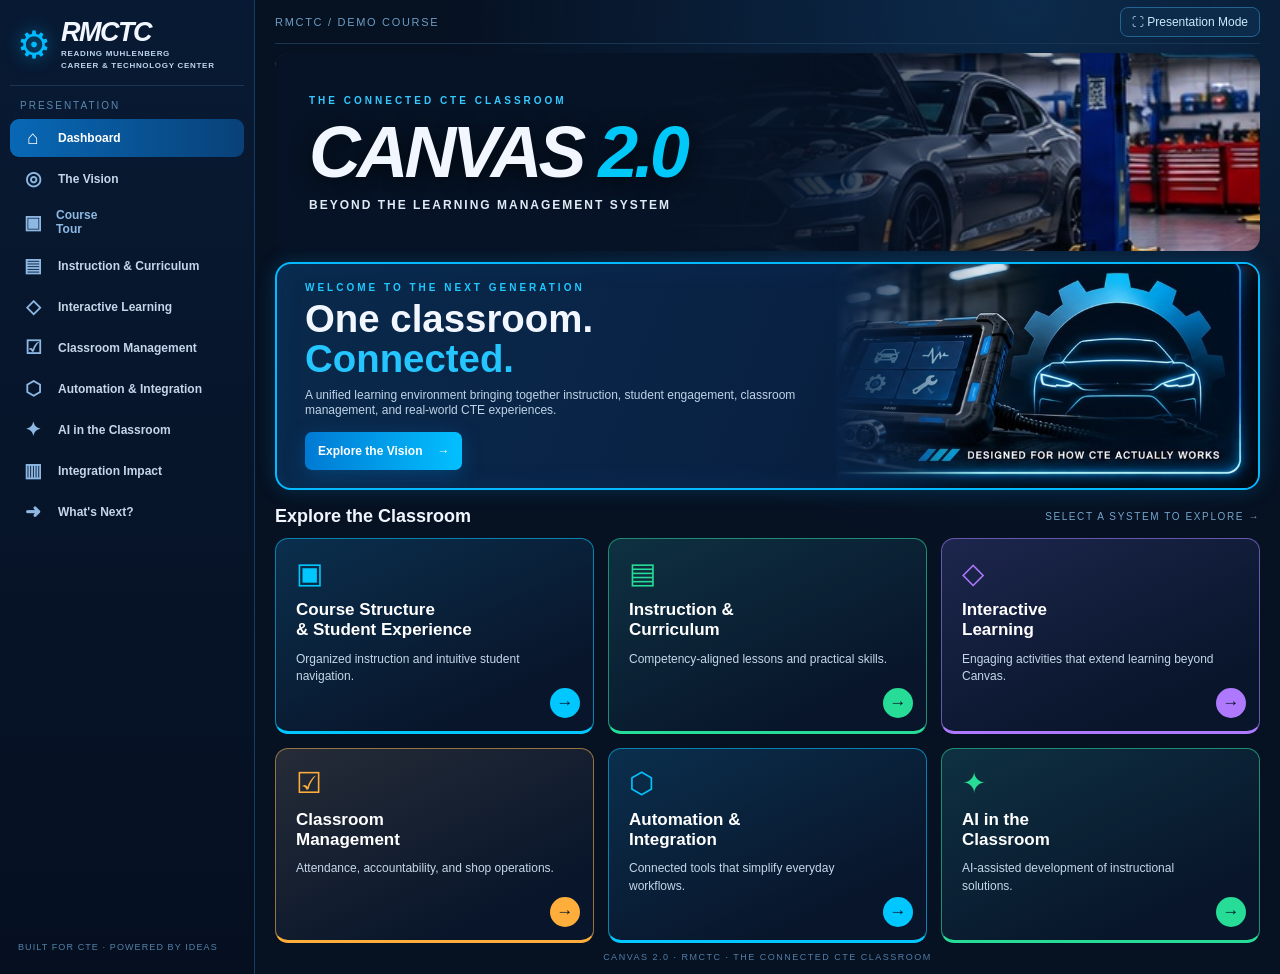
<file: index.html>
<!DOCTYPE html>

<html lang="en">
<head>
<meta charset="utf-8"/>
<meta content="width=device-width,initial-scale=1" name="viewport"/>
<meta content="#071426" name="theme-color"/>
<title>
   Canvas 2.0 | RMCTC Connected Classroom
  </title>
<link href="style.css" rel="stylesheet"/>
</head>
<body>
<div class="app">
<aside class="sidebar" id="sidebar">
<div class="brand">
<div class="brand-mark">⚙</div>
<div>
<strong>
       RMCTC
      </strong>
<small>
       READING MUHLENBERG
       <br/>
       CAREER &amp; TECHNOLOGY CENTER
      </small>
</div>
</div>
<div class="side-label">
     PRESENTATION
    </div>
<nav aria-label="Presentation navigation" id="nav">
<button class="nav-link active" data-view="dashboard">
<span>
       ⌂
      </span>
      Dashboard
     </button>
<button class="nav-link" data-view="vision">
<span>
       ◎
      </span>
      The Vision
     </button>
<button aria-label="Course Structure and Student Experience" class="nav-link" data-view="course"><span>▣</span><span>Course Tour</span></button><button class="nav-link" data-view="instruction">
<span>
       ▤
      </span>
      Instruction &amp; Curriculum
     </button>
<button class="nav-link" data-view="learning">
<span>
       ◇
      </span>
      Interactive Learning
     </button>
<button class="nav-link" data-view="management">
<span>
       ☑
      </span>
      Classroom Management
     </button>
<button class="nav-link" data-view="automation">
<span>
       ⬡
      </span>
      Automation &amp; Integration
     </button>
<button class="nav-link" data-view="ai">
<span>
       ✦
      </span>
      AI in the Classroom
     </button>
<button class="nav-link" data-view="impact">
<span>
       ▥
      </span>
      Integration Impact
     </button>
<button class="nav-link" data-view="future">
<span>
       ➜
      </span>
      What's Next?
     </button>
</nav>
<div class="sidebar-bottom">
     BUILT FOR CTE · POWERED BY IDEAS
    </div>
</aside>
<main class="main">
<header class="topbar">
<button aria-label="Toggle navigation" class="menu-toggle" id="menuToggle">
      ☰
     </button>
<span class="topbar-tag">
      RMCTC / DEMO COURSE
     </span>
<button class="presentation-btn" id="presentBtn">
      ⛶
      <span>
       Presentation Mode
      </span>
</button>
</header>
<section aria-label="Dashboard" class="view active" id="dashboard">
<div class="title auto-title">
<div class="eyebrow">
       THE CONNECTED CTE CLASSROOM
      </div>
<h1>
       CANVAS
       <em>
        2.0
       </em>
</h1>
<p>
       Beyond the Learning Management System
      </p>
</div>
<div class="hero">
<div class="hero-copy">
<div class="eyebrow">
        WELCOME TO THE NEXT GENERATION
       </div>
<h2>
        One classroom.
        <br/>
<span>
         Connected.
        </span>
</h2>
<p>
        A unified learning environment bringing together instruction, student engagement, classroom management, and real-world CTE experiences.
       </p>
<div class="hero-actions"><button class="primary" data-view="vision">
        Explore the Vision
        <span>
         →
        </span>
</button></div>
</div>
<div aria-hidden="true" class="hero-art"></div>
</div>
<div class="section-heading">
<h3>
       Explore the Classroom
      </h3>
<span>
       SELECT A SYSTEM TO EXPLORE →
      </span>
</div>
<div class="cards"><button class="card cyan" data-view="course">
<span class="card-icon">▣</span>
<h4>Course Structure<br/>&amp; Student Experience</h4><p class="card-description">Organized instruction and intuitive student navigation.</p>
<span class="card-arrow">→</span></button>
<button class="card green" data-view="instruction">
<span class="card-icon">
        ▤
       </span>
<h4>
        Instruction &amp;
        <br/>
        Curriculum
       </h4><p class="card-description">Competency-aligned lessons and practical skills.</p>
<span class="card-arrow">
        →
       </span>
</button>
<button class="card violet" data-view="learning">
<span class="card-icon">
        ◇
       </span>
<h4>
        Interactive
        <br/>
        Learning
       </h4><p class="card-description">Engaging activities that extend learning beyond Canvas.</p>
<span class="card-arrow">
        →
       </span>
</button>
<button class="card orange" data-view="management">
<span class="card-icon">
        ☑
       </span>
<h4>
        Classroom
        <br/>
        Management
       </h4><p class="card-description">Attendance, accountability, and shop operations.</p>
<span class="card-arrow">
        →
       </span>
</button>
<button class="card cyan" data-view="automation">
<span class="card-icon">
        ⬡
       </span>
<h4>
        Automation &amp;
        <br/>
        Integration
       </h4><p class="card-description">Connected tools that simplify everyday workflows.</p>
<span class="card-arrow">
        →
       </span>
</button>
<button class="card green" data-view="ai">
<span class="card-icon">
        ✦
       </span>
<h4>
        AI in the
        <br/>
        Classroom
       </h4><p class="card-description">AI-assisted development of instructional solutions.</p>
<span class="card-arrow">
        →
       </span>
</button>
</div>
</section>
<section aria-label="The Vision" class="view vision-image-view" id="visionView">
<img alt="The Vision: Canvas 2.0 connects CTE classroom theory and hands-on lab instruction in one seamless system." class="vision-image" src="assets/the-vision.png"/>
<div class="vision-toolbar">
<button class="secondary" data-view="dashboard">← Back to Dashboard</button>
<button class="primary" data-view="course">Next: Explore the Course →</button>
</div>
</section><section aria-label="Course Structure and Student Experience" class="view course-view" id="courseView">
<div class="eyebrow">CANVAS 2.0 / THE ACTUAL STUDENT EXPERIENCE</div>
<h2>Course Structure &amp; Student Experience</h2>
<p class="detail-lead">Follow the same path students use to move from the course homepage to their daily learning activity. These are screenshots of the actual Automotive Technology course.</p>
<div aria-label="Walkthrough steps" class="tour-steps" role="group">
<button class="tour-step active" data-step="0" type="button">1 · Homepage</button>
<button class="tour-step" data-step="1" type="button">2 · Shop Schedule</button>
<button class="tour-step" data-step="2" type="button">3 · Daily Agenda</button>
<button class="tour-step" data-step="3" type="button">4 · Electude Lesson</button>
</div>
<div class="tour-stage">
<div class="tour-stage-header"><div><span id="tourCounter">STEP 1 OF 4</span><h3 id="tourTitle">The Course Homepage</h3></div><span class="tour-tag">ACTUAL COURSE SCREENSHOT</span></div>
<p id="tourDescription">A visual homepage gives students three clear destinations: Grades, Start Here, and Student Resources.</p>
<div class="tour-image-wrap" id="tourImageWrap">
<img alt="Actual Canvas Automotive Technology course homepage" id="tourImage" src="assets/course-homepage.png"/>
<button aria-label="Click Start Here to view the Shop Schedule" class="tour-hotspot" id="tourHotspot" style="left:35%;top:63%;width:30%;height:30%" title="Click Start Here" type="button"><span>Click Start Here →</span></button>
</div>
<p class="tour-hint" id="tourHint">Click the highlighted Start Here tile in the screenshot, or select Next Step.</p>
</div>
<div class="tour-controls">
<button class="secondary" id="tourPrevious" type="button">← Previous Step</button>
<button class="primary" id="tourNext" type="button">Next Step →</button>
</div>
<div class="tour-footer-actions">
<button class="secondary" data-view="vision">← The Vision</button>
<button class="primary" data-view="instruction">Next Section: Instruction &amp; Curriculum →</button>
</div>
</section>
<section aria-label="Instruction &amp; Curriculum" class="view vision-image-view" id="instructionView">
<img alt="Instruction and Curriculum: structured, industry-aligned classroom instruction connected to hands-on technician training." class="vision-image" src="assets/instruction2.0.png"/>
<div class="vision-toolbar">
<button class="secondary" data-view="course">← Back to Course Tour</button>
<button class="primary" data-view="learning">Next: Interactive Learning →</button>
</div>
</section><section aria-label="Interactive Learning — Learning by Doing" class="view vision-image-view" id="learningView">
<img alt="Interactive Learning: scenario-based workplace decision making, feedback, and engagement through the Choices simulation" class="vision-image" src="assets/interactive-learning.png"/>
<div class="learning-live-panel">
<div><div class="eyebrow">LIVE DEMONSTRATION</div><h2>Learning by Doing: Choices</h2><p>Explore a workplace decision-making simulation where students consider realistic shop situations, choose how to respond, and experience different outcomes.</p></div>
<a aria-label="Launch Choices workplace decision-making simulation in a new tab" class="primary learning-launch" href="https://zyankowski-ops.github.io/Choices/" rel="noopener noreferrer" target="_blank">🎮 Launch Choices ↗</a>
</div>
<div class="vision-toolbar"><button class="secondary" data-view="instruction">← Instruction &amp; Curriculum</button><button class="primary" data-view="management">Next: Classroom Management →</button></div>
</section><section aria-label="Classroom Management" class="view management-view" id="managementView">
<div class="eyebrow">CANVAS 2.0 / CLASSROOM MANAGEMENT</div>
<h2>Classroom Management</h2>
<p class="detail-lead">A connected classroom extends beyond delivering assignments. These tools support workplace routines, equipment accountability, and intentional access to instructional content.</p>
<div class="management-grid">
<article class="management-card">
<div class="management-icon">◷</div><div class="management-kicker">WORKPLACE READINESS</div>
<h3>Student Timeclock</h3>
<p>Students clock in and out as part of their daily routine. Recorded time supports conversations about punctuality, participation, and professional responsibility.</p>
<div class="management-footnote">Integrated into the Daily Agenda · Clock In / Clock Out</div>
<a class="primary management-link" href="https://script.google.com/a/macros/rmctc.org/s/AKfycbzzyhfVyDBeVkydprMENR3tvQxtmNmdOwlXjsjKJqCwwJTA1ohaxE7cxY8EgM_VWKLB5Q/exec" rel="noopener noreferrer" target="_blank">⏱ Open Student Timeclock ↗</a>
<div aria-label="Timeclock demonstration login" class="demo-login"><strong>Presentation Demo Login</strong><div><span>Staff ID: <code>AT1050</code></span><span>PIN: <code>1099</code></span></div><small>Demo credentials only. Enter them in the timeclock after opening the link.</small></div>
</article>
<article class="management-card">
<div class="management-icon">▣</div><div class="management-kicker">TOOL ACCOUNTABILITY</div>
<h3>Toolbox Inventory</h3>
<p>Students check tool drawers, identify missing items, and submit inventory results by team—mirroring expectations in a professional automotive shop.</p>
<div class="management-footnote">Drawer-by-drawer checks · Team submissions</div>
<a class="primary management-link" href="https://zyankowski-ops.github.io/ATT-Toolbox-Inventory/" rel="noopener noreferrer" target="_blank">🧰 Open Toolbox Inventory ↗</a>
</article>
<article class="management-card management-modules">
<div class="management-icon">▤</div><div class="management-kicker">INSTRUCTIONAL CONTROL</div>
<h3>Canvas Modules</h3>
<p>Modules organize learning into a deliberate sequence. Instructors can publish or unpublish content, set availability and prerequisites, and use requirements to guide student progression.</p>
<div aria-label="Illustrative example of Canvas module progression" class="module-demo">
<div class="module-row"><span>✓</span><div><strong>Orientation &amp; Safety</strong><small>Available to students</small></div><em>Published</em></div>
<div class="module-row"><span>✓</span><div><strong>Engine Fundamentals</strong><small>Current learning unit</small></div><em>Published</em></div>
<div class="module-row locked"><span>🔒</span><div><strong>Advanced Diagnostics</strong><small>Not yet available</small></div><em>Restricted</em></div>
</div>
<div class="management-footnote">Illustrative example—not a screenshot of your course</div>
</article>
</div>
<div class="management-callout"><strong>Canvas 2.0 principle:</strong> Students see the right tasks at the right time, while classroom routines and shop responsibilities remain connected to instruction.</div>
<div class="vision-toolbar"><button class="secondary" data-view="learning">← Interactive Learning</button><button class="primary" data-view="automation">Next: Automation &amp; Integration →</button></div>
</section><section aria-label="Automation and Integration" class="view automation-view" id="automationView">
<div class="eyebrow">CANVAS 2.0 / AUTOMATION &amp; INTEGRATION</div>
<h2>Automation &amp; Integration</h2>
<p class="detail-lead">Less time rebuilding the same materials. More time teaching. These examples show how structured templates, connected applications, and repeatable workflows support an automotive CTE program.</p>
<div class="automation-intro"><strong>The goal isn't to automate teaching.</strong><span>It's to automate repetitive preparation, organization, and recordkeeping—while keeping the instructor in control.</span></div>
<div class="automation-grid">
<article class="automation-card"><div class="automation-icon">▦</div><div class="management-kicker">ASSESSMENT WORKFLOWS</div><h3>Canvas Rubrics</h3><p>Create consistent, reusable performance criteria for hands-on tasks. Prepare structured rubric files for Canvas import rather than building every criterion and rating manually.</p><div class="automation-example"><b>Example:</b> Valve Cover &amp; Gasket R&amp;R rubric<br/><small>PPE · Procedure · Component Identification · Task Completion</small></div><span class="automation-note">Instructor still observes, evaluates, and assigns ratings.</span></article>
<article class="automation-card"><div class="automation-icon">▤</div><div class="management-kicker">INSTRUCTIONAL PLANNING</div><h3>Curriculum Planner</h3><p>Organize daily objectives, activities, and assessments across program levels. Plan instructional sequences around ASE-aligned skills and reuse a consistent structure from week to week.</p><div class="automation-example"><b>Planning workflow:</b><br/><small>Standards → Objectives → Activities → Assessments</small></div><span class="automation-note">Planner demonstration can be connected when its public link is available.</span></article>
<article class="automation-card"><div class="automation-icon">◷</div><div class="management-kicker">DAILY OPERATIONS</div><h3>Agenda Builder</h3><p>Prepare daily assignments and objectives in one instructor-facing workflow, then present a predictable student agenda linked to the shop schedule.</p><div class="automation-example"><b>Student view:</b><br/><small>Today's assignments · Objectives · Clock In / Out</small></div><button class="secondary automation-action" data-view="course" type="button">See the Course Walkthrough →</button></article>
<article class="automation-card"><div class="automation-icon">▣</div><div class="management-kicker">LITERACY &amp; ROUTINES</div><h3>Daily Reader</h3><p>Use organized automotive reading categories to support a repeatable start-of-class literacy routine without recreating the same delivery structure every day.</p><div class="automation-example"><b>Topics include:</b><br/><small>Safety · Tools · Brakes · Electrical · Engine Performance</small></div><span class="automation-note">Student access is managed through the course workflow.</span></article>
<article class="automation-card"><div class="automation-icon">⌁</div><div class="management-kicker">DATA COLLECTION</div><h3>Timeclock &amp; Inventory Records</h3><p>Capture student clock-in/out activity and toolbox checks through custom forms, with records organized for instructor review.</p><div class="automation-example"><b>Connected systems:</b><br/><small>Student input → Apps Script → Google Sheets</small></div><button class="secondary automation-action" data-view="management" type="button">Explore Management Tools →</button></article>
<article class="automation-card"><div class="automation-icon">◇</div><div class="management-kicker">REUSABLE COURSE CONTENT</div><h3>Canvas Quiz Imports</h3><p>Build and revise question banks, then package quizzes as Canvas-compatible QTI files. This makes it easier to deploy assessments without entering each question individually.</p><div class="automation-example"><b>Examples:</b><br/><small>Engine Fundamentals · Compression Testing · PCV Systems</small></div><span class="automation-note">Questions and answers still require instructor review.</span></article>
</div>
<div class="automation-flow"><h3>How the ecosystem connects</h3><div class="automation-flow-row"><div><b>Canvas</b><small>Course hub &amp; assessments</small></div><span>↔</span><div><b>GitHub Pages</b><small>Custom student interfaces</small></div><span>↔</span><div><b>Google Apps Script</b><small>Application logic</small></div><span>↔</span><div><b>Google Sheets</b><small>Structured records</small></div></div><p>Illustrative architecture: individual tools use the services they need; not every feature connects to every service.</p></div>
<div class="vision-toolbar"><button class="secondary" data-view="management">← Classroom Management</button><button class="primary" data-view="ai">Next: AI in the Classroom →</button></div>
</section>
<section aria-label="Program Impact" class="view impact-view" id="impactView">
<div class="eyebrow">CANVAS 2.0 / INTEGRATION IMPACT</div>
<h2>Integration Impact</h2>
<p class="detail-lead">Same students. Same assessments. Improved results. Plus one example of turning classroom records into targeted instruction.</p>
<div class="impact-kpis"><div><strong>3 of 3</strong><span>matched examples with higher accuracy</span></div><div><strong>~29 pts</strong><span>average accuracy gain (estimated)</span></div><div><strong>1 session</strong><span>for each newer assessment</span></div></div>
<div class="impact-heading"><div class="management-kicker">EVIDENCE 01 / MATCHED ASSESSMENTS</div><h3>Students A, B &amp; C — Before and After</h3><p>Each pair represents one student completing the same assessment at two different points in time. Earlier accuracy values are visual estimates from archived green/red result bars; newer values are explicitly reported by Electude.</p></div>
<div class="impact-comparisons">
<article class="impact-student"><div class="impact-student-head"><span class="impact-badge">STUDENT A</span><h4>Engine Block</h4><b>~+36 pts</b></div><div class="impact-bar"><span>Before · ~50%</span><div><i style="width:50%"></i></div></div><div class="impact-bar after"><span>After · 86%</span><div><i style="width:86%"></i></div></div><p>Sessions: 3 → 1 <span>·</span> Time: 7:41 → 13:40</p><div class="impact-images"><figure><img alt="Student A archived Engine Block results" loading="lazy" src="assets/impact-a-before.png"/><figcaption>Before · 2024</figcaption></figure><figure><img alt="Student A newer Engine Block results" loading="lazy" src="assets/impact-a-after.png"/><figcaption>After · 2026</figcaption></figure></div></article>
<article class="impact-student"><div class="impact-student-head"><span class="impact-badge">STUDENT B</span><h4>Camshaft</h4><b>~+20 pts</b></div><div class="impact-bar"><span>Before · ~80%</span><div><i style="width:80%"></i></div></div><div class="impact-bar after"><span>After · 100%</span><div><i style="width:100%"></i></div></div><p>Sessions: 2 → 1 <span>·</span> Time: 12:37 → 5:17</p><div class="impact-images"><figure><img alt="Student B archived Camshaft results" loading="lazy" src="assets/impact-b-before.png"/><figcaption>Before · 2024</figcaption></figure><figure><img alt="Student B newer Camshaft results" loading="lazy" src="assets/impact-b-after.png"/><figcaption>After · 2026</figcaption></figure></div></article>
<article class="impact-student"><div class="impact-student-head"><span class="impact-badge">STUDENT C</span><h4>Cylinder Compression Test</h4><b>~+30 pts</b></div><div class="impact-bar"><span>Before · ~58%</span><div><i style="width:58%"></i></div></div><div class="impact-bar after"><span>After · 88%</span><div><i style="width:88%"></i></div></div><p>Sessions: 2 → 1 <span>·</span> Time: 1:24 → 1:23</p><div class="impact-images"><figure><img alt="Student C archived compression results" loading="lazy" src="assets/impact-c-before.png"/><figcaption>Before · 2025</figcaption></figure><figure><img alt="Student C newer compression results" loading="lazy" src="assets/impact-c-after.png"/><figcaption>After · 2026</figcaption></figure></div></article>
</div>
<div class="impact-heading"><div class="management-kicker">EVIDENCE 02 / TARGETED INTERVENTION</div><h3>Student D — Identifying and Closing a Learning Gap</h3><p>Student D missed the theory lesson and initially struggled with the self-paced module. Comparing the student's timeclock record with the assignment date helped reveal the missed instruction. One-on-one coaching followed, then a rubric-based practical assessment verified proficiency.</p></div>
<div class="impact-flow"><div><b>46%</b><small>Electude theory assessment<br/>5 sessions · 9:28</small></div><span>→</span><div><b>Timeclock + Date</b><small>Identify missed instruction</small></div><span>→</span><div><b>1:1 Coaching</b><small>Targeted catch-up instruction</small></div><span>→</span><div><b>15/15</b><small>100% practical rubric</small></div></div>
<div class="impact-images impact-d"><figure><img alt="Anonymized Student D Electude result, 46 percent correct" loading="lazy" src="assets/impact-d-before.png"/><figcaption>Initial self-paced assessment · 46% correct</figcaption></figure><figure><img alt="Anonymized Student D Canvas rubric showing 15 of 15 points" loading="lazy" src="assets/impact-d-after.png"/><figcaption>After coaching · practical assessment · 15/15</figcaption></figure></div>
<div class="impact-note"><strong>What these examples do—and don't—show</strong><p>Students A–C are three matched student/assessment examples, not a controlled study. Earlier percentages are approximated from screenshot bars. Student D's 46% and 100% come from different assessment formats and should not be treated as a direct score gain. Additional instruction, practice, and time may contribute to changes. Together, the examples illustrate how integrated data can inform teaching decisions.</p></div>
<div class="vision-toolbar"><button class="secondary" data-view="ai">← AI in the Classroom</button><button class="primary" data-view="future">Next: What's Next? →</button></div>
</section>

<section class="view ai-view" id="aiView" aria-label="AI in the Classroom">
  <div class="eyebrow">CANVAS 2.0 / AI IN THE CLASSROOM</div>
  <div class="ai-hero"><div><span class="ai-kicker">✦ THE HUMAN–AI WORKFLOW</span><h2>From Idea to <em>Implementation.</em></h2><p>Instructional expertise defines the problem. AI helps build the solution. Classroom testing determines whether it works.</p><div class="ai-tags"><span>Instructor-led</span><span>AI-assisted</span><span>Classroom-tested</span></div></div><div class="ai-hero-icon" aria-hidden="true">⚙<span>✦</span></div></div>
  <div class="ai-heading"><div><div class="eyebrow">01 / THE PROCESS</div><h3>How a classroom idea becomes a working tool</h3></div><p>Select a step to explore the collaboration.</p></div>
  <div class="ai-steps" role="group" aria-label="Development process">
    <button class="ai-step selected" data-ai-step="0"><span>01</span><b>Identify</b><small>A real classroom problem</small></button>
    <button class="ai-step" data-ai-step="1"><span>02</span><b>Collaborate</b><small>Describe requirements to AI</small></button>
    <button class="ai-step" data-ai-step="2"><span>03</span><b>Build</b><small>Generate a working prototype</small></button>
    <button class="ai-step" data-ai-step="3"><span>04</span><b>Test & refine</b><small>Use feedback from the shop</small></button>
    <button class="ai-step" data-ai-step="4"><span>05</span><b>Integrate</b><small>Connect to the classroom</small></button>
  </div>
  <div class="ai-step-detail" aria-live="polite"><div class="ai-step-number" id="aiStepNumber">STEP 01</div><h4 id="aiStepTitle">Start with the classroom—not the technology.</h4><p id="aiStepText">An instructor identifies a meaningful learning or workflow challenge and defines what a better experience should look like.</p><div class="ai-step-actions"><button class="secondary" id="aiPrev" type="button">← Previous</button><button class="primary" id="aiNext" type="button">Next step →</button></div></div>
  <div class="ai-heading"><div><div class="eyebrow">02 / THE POSSIBILITIES</div><h3>Not one tool. A new way to solve problems.</h3></div><p>AI-assisted development can adapt to the needs of any classroom or CTE program.</p></div>
  <div class="ai-project-grid">
    <article class="ai-project"><div class="ai-project-icon">◇</div><div class="ai-project-label">STUDENT EXPERIENCES</div><h4>Make learning interactive</h4><p>Imagine simulations, guided practice, adaptive activities, and authentic decision-making experiences tailored to the skills students need.</p><div class="ai-stack">Engagement · Practice · Feedback</div></article>
    <article class="ai-project"><div class="ai-project-icon">▦</div><div class="ai-project-label">INSTRUCTOR WORKFLOWS</div><h4>Build around your process</h4><p>Turn repetitive tasks and disconnected information into workflows designed for how your classroom actually operates.</p><div class="ai-stack">Organization · Efficiency · Visibility</div></article>
    <article class="ai-project"><div class="ai-project-icon">✦</div><div class="ai-project-label">NEW POSSIBILITIES</div><h4>Create what doesn't exist yet</h4><p>Start with an unmet need, describe the experience you envision, and prototype a solution—even without a traditional software-development background.</p><div class="ai-stack">Creativity · Prototyping · Iteration</div></article>
  </div>
  <div class="ai-heading"><div><div class="eyebrow">03 / TRY IT YOURSELF</div><h3>From a simple lab to an interactive experience</h3></div><p>A working example—not a static presentation.</p></div>
  <div class="ai-lab-demo">
    <div class="ai-lab-preview"><img src="oil-level-lab/assets/oil-level-1.jpg" alt="Illustrated automotive technician standing beside a vehicle with its hood open in a service bay" loading="lazy"></div>
    <div class="ai-lab-copy"><div class="eyebrow">LIVE INTERACTIVE EXAMPLE</div><h3>Checking Engine Oil Level</h3><p>See how an everyday automotive lab becomes a guided learning experience with illustrated procedures, interactive checklists, a <strong>working dipstick oil-level slider</strong>, immediate feedback, and a five-question knowledge check.</p><p>Try the complete activity as a student. The module opens in a separate tab so you can return to the presentation at any time.</p><a class="ai-lab-launch" href="oil-level-lab/index.html" target="_blank" rel="noopener noreferrer">Try the Interactive Oil Level Lab ↗</a><span class="ai-lab-footnote">Demonstration only · No grades are sent to Canvas · Practical competency is instructor verified</span></div>
  </div>
  <div class="ai-two-col"><div class="ai-feature"><div class="eyebrow">04 / BEYOND SOFTWARE</div><h3>AI-assisted instructional production</h3><p>AI also helps produce materials for the tools educators already use.</p><div class="ai-pills"><span>Canvas QTI quiz packages</span><span>Enhanced rubric CSV imports</span><span>Daily reading activities</span><span>Lesson graphics and layouts</span><span>Code debugging and iteration</span></div></div><div class="ai-feature ai-human"><div class="eyebrow">THE NON-NEGOTIABLE PART</div><h3>Instructor judgment stays in control.</h3><p>AI can draft code and content. The instructor determines technical accuracy, learning objectives, student safety, appropriate assessment, and whether a tool genuinely improves instruction.</p><strong>AI expands what an instructor can build. It does not replace the instructor.</strong></div></div>
  <div class="ai-closing"><span>THE BIG IDEA</span><h3>Expertise + experimentation + accessible technology</h3><p>The innovation is not using AI for its own sake. It is using AI to turn classroom needs into practical, testable solutions.</p><button class="primary" data-view="impact">See Integration Impact →</button></div>
</section>
<section aria-live="polite" class="view content-view" id="detailView">
<div class="eyebrow" id="detailEyebrow">
      CANVAS 2.0 / EXPLORE
     </div>
<h2 id="detailTitle">
</h2>
<p class="detail-lead" id="detailIntro">
</p>
<div class="detail-panel">
<div class="detail-symbol" id="detailSymbol">
       ◇
      </div>
<div>
<h3 id="detailPanelTitle">
        Coming Soon
       </h3>
<p id="detailBody">
</p>
</div>
</div>
<div class="detail-actions">
<button class="secondary" data-view="dashboard">
       ← Back to Dashboard
      </button>
<button class="primary" id="nextBtn">
       Next Section →
      </button>
</div>
</section>
<footer>
     CANVAS 2.0
     <span>
      ·
     </span>
     RMCTC
     <span>
      ·
     </span>
     THE CONNECTED CTE CLASSROOM
    </footer>
</main>
</div>
<!-- Assessment screenshot zoom viewer -->
<div aria-label="Enlarged assessment screenshot" aria-modal="true" class="impact-lightbox" hidden="" id="impactLightbox" role="dialog">
<button aria-label="Close enlarged image" class="impact-lightbox-close" id="impactZoomClose" type="button">✕ Close</button>
<img alt="" id="impactZoomImage"/>
<p id="impactZoomCaption"></p>
</div>
<script>
   const sections={vision:['THE VISION','Beyond the Traditional LMS','What if Canvas could serve as the central hub for an entire CTE program?','◎','The Canvas 2.0 Concept','A connected classroom experience: instruction, student engagement, operations, and custom-built tools in one familiar place.'],instruction:['INSTRUCTION & CURRICULUM','Instruction That Connects','Daily agendas, Daily Reader activities, Electude lessons, Canvas assessments, and industry-aligned curriculum.','▤','Live Demonstration Coming','We will connect real instructional resources from the Automotive Technology program here.'],learning:['INTERACTIVE LEARNING','Learning by Doing','Real-world decisions and interactive experiences that go beyond a conventional quiz.','◇','Featured Project: Choices','An interactive professional decision-making game built for the Automotive Technology classroom.'],management:['CLASSROOM MANAGEMENT','Accountability by Design','Purpose-built tools that help students practice the routines and responsibilities of a working shop.','☑','Timeclock + Toolbox Inventory','Explore how daily time tracking and tool accountability connect classroom expectations to professional habits.'],automation:['AUTOMATION & INTEGRATION','One Connected Ecosystem','Canvas, GitHub Pages, Google Apps Script, and Sheets working together to support classroom operations.','⬡','Behind the Scenes','We will map the connections and demonstrate the instructor-facing tools that keep the system running.'],ai:['AI IN THE CLASSROOM','From Idea to Implementation','The instructor defines the problem and evaluates the solution. AI helps with design, code, content, and troubleshooting.','✦','AI as a Development Partner','See how iterative prompting, testing, and instructor verification helped turn classroom ideas into functioning applications.'],impact:['INTEGRATION IMPACT','What Changes in Practice?','A look at instructional efficiency, student access, accountability, and opportunities for continuous improvement.','▥','Evidence & Outcomes','We will add verified examples and results here rather than claiming improvements without supporting evidence.'],future:["WHAT'S NEXT?",'Your Classroom, Reimagined','The same approach can be adapted for other CTE programs and classroom challenges.','➜','Start with a Problem','What is one repetitive task, instructional challenge, or student experience you would redesign?']};const order=['dashboard','vision','course','instruction','learning','management','automation','ai','impact','future'];function showView(id){if(id!=='dashboard'&&id!=='course'&&!sections[id])id='dashboard';document.getElementById('dashboard').classList.toggle('active',id==='dashboard');document.getElementById('detailView').classList.toggle('active',id!=='dashboard'&&id!=='vision'&&id!=='instruction'&&id!=='course'&&id!=='learning'&&id!=='management'&&id!=='automation'&&id!=='ai'&&id!=='impact');document.getElementById('visionView').classList.toggle('active',id==='vision');document.getElementById('courseView').classList.toggle('active',id==='course');document.getElementById('instructionView').classList.toggle('active',id==='instruction');document.getElementById('learningView').classList.toggle('active',id==='learning');document.getElementById('managementView').classList.toggle('active',id==='management');document.getElementById('automationView').classList.toggle('active',id==='automation');document.getElementById('impactView').classList.toggle('active',id==='impact');document.getElementById('aiView').classList.toggle('active',id==='ai');document.querySelectorAll('.nav-link').forEach(b=>{b.classList.toggle('active',b.dataset.view===id);b.setAttribute('aria-current',b.dataset.view===id?'page':'false')});if(id!=='dashboard'&&id!=='vision'&&id!=='instruction'&&id!=='course'&&id!=='learning'&&id!=='management'&&id!=='automation'&&id!=='ai'&&id!=='impact'){let d=sections[id];['detailEyebrow','detailTitle','detailIntro','detailSymbol','detailPanelTitle','detailBody'].forEach((key,i)=>document.getElementById(key).textContent=d[i]);document.getElementById('nextBtn').dataset.view=order[(order.indexOf(id)+1)%order.length]}document.getElementById('sidebar').classList.remove('open');window.scrollTo({top:0,behavior:'smooth'});location.hash=id}document.addEventListener('click',e=>{const btn=e.target.closest('[data-view]');if(btn)showView(btn.dataset.view)});document.getElementById('menuToggle').addEventListener('click',()=>document.getElementById('sidebar').classList.toggle('open'));document.getElementById('presentBtn').addEventListener('click',async()=>{try{if(document.fullscreenElement){await document.exitFullscreen()}else{await document.documentElement.requestFullscreen()}}catch(e){alert('Fullscreen is unavailable in this browser or embedded view. Open the site in a new tab to present.')}});window.addEventListener('hashchange',()=>{let id=location.hash.slice(1)||'dashboard';showView(id)});showView(location.hash.slice(1)||'dashboard');
  
const tourSlides=[
 {title:'The Course Homepage',description:'Students enter through a simplified, visual homepage with three primary destinations: Grades, Start Here, and Student Resources.',image:'assets/course-homepage.png',alt:'Automotive Technology course homepage showing Grades, Start Here, and Student Resources',hint:'Select the highlighted Start Here tile to see the weekly schedule.',hotspot:{left:'35%',top:'63%',width:'30%',height:'30%',label:'Click Start Here →'}},
 {title:'The Shop Schedule',description:'Start Here opens a week-by-week schedule. Each day has a recognizable icon, the current day is highlighted, and closure days are clearly identified.',image:'assets/shop-schedule.png',alt:'MP1 Classwork shop schedule with Week 10 and Week 11, highlighting November 2',hint:'Select the highlighted November 2 tile to open the Daily Agenda.',hotspot:{left:'13.2%',top:'77.5%',width:'17%',height:'21%',label:'Open Today’s Agenda →'}},
 {title:'Today’s Agenda',description:'The agenda connects today’s assignment, learning objectives, clock-in, and end-of-day responsibilities without losing the context of the shop schedule.',image:'assets/daily-agenda.png',alt:'Today’s Agenda modal with valve adjustment assignment, objectives, and clock-in and clock-out links',hint:'Select the assignment area to continue to an example of the lesson.',hotspot:{left:'17%',top:'31%',width:'43%',height:'9%',label:'View Lesson →'}},
 {title:'Instructional Activity',description:'Students move from the agenda into their assigned Electude lesson. This example combines a video, technical information, a knowledge check, and visible progress through the activity.',image:'assets/electude-lesson.png',alt:'Electude How To Checking Valve Clearances lesson with instructional video and knowledge-check question',hint:'This is a screenshot of an Electude lesson, not a live copy of the licensed learning platform.',hotspot:null}
];
let tourIndex=0;
function renderTour(){
 const slide=tourSlides[tourIndex];
 document.getElementById('tourCounter').textContent='STEP '+(tourIndex+1)+' OF '+tourSlides.length;
 document.getElementById('tourTitle').textContent=slide.title;
 document.getElementById('tourDescription').textContent=slide.description;
 const img=document.getElementById('tourImage');img.src=slide.image;img.alt=slide.alt;
 document.getElementById('tourHint').textContent=slide.hint;
 const spot=document.getElementById('tourHotspot');
 spot.hidden=!slide.hotspot;
 if(slide.hotspot){Object.assign(spot.style,{left:slide.hotspot.left,top:slide.hotspot.top,width:slide.hotspot.width,height:slide.hotspot.height});spot.querySelector('span').textContent=slide.hotspot.label;}
 document.querySelectorAll('.tour-step').forEach((btn,i)=>{btn.classList.toggle('active',i===tourIndex);btn.setAttribute('aria-current',i===tourIndex?'step':'false')});
 document.getElementById('tourPrevious').disabled=tourIndex===0;
 document.getElementById('tourNext').textContent=tourIndex===tourSlides.length-1?'Restart Tour ↺':'Next Step →';
}
document.querySelectorAll('.tour-step').forEach(btn=>btn.addEventListener('click',()=>{tourIndex=Number(btn.dataset.step);renderTour()}));
document.getElementById('tourPrevious').addEventListener('click',()=>{tourIndex=Math.max(0,tourIndex-1);renderTour()});
document.getElementById('tourNext').addEventListener('click',()=>{tourIndex=(tourIndex+1)%tourSlides.length;renderTour()});
document.getElementById('tourHotspot').addEventListener('click',()=>{if(tourIndex<tourSlides.length-1){tourIndex++;renderTour()}});
renderTour();

// Click any Integration Impact screenshot to enlarge; Escape or backdrop closes it.
(()=>{
 const box=document.getElementById('impactLightbox');
 const large=document.getElementById('impactZoomImage');
 const caption=document.getElementById('impactZoomCaption');
 const close=document.getElementById('impactZoomClose');
 let priorFocus=null;
 function hide(){box.hidden=true;document.body.classList.remove('impact-zoom-open');large.removeAttribute('src');if(priorFocus)priorFocus.focus();}
 document.querySelectorAll('#impactView .impact-images img').forEach(img=>{
   img.tabIndex=0;img.setAttribute('role','button');img.setAttribute('aria-label','Enlarge: '+img.alt);
   const show=()=>{priorFocus=img;large.src=img.currentSrc||img.src;large.alt=img.alt;caption.textContent=img.closest('figure')?.querySelector('figcaption')?.textContent||img.alt;box.hidden=false;document.body.classList.add('impact-zoom-open');close.focus();};
   img.addEventListener('click',show);img.addEventListener('keydown',e=>{if(e.key==='Enter'||e.key===' '){e.preventDefault();show();}});
 });
 close.addEventListener('click',hide);box.addEventListener('click',e=>{if(e.target===box)hide();});
 document.addEventListener('keydown',e=>{if(e.key==='Escape'&&!box.hidden)hide();});
})();

// Interactive AI development process
const aiSteps=[
 ['Start with the classroom—not the technology.','An instructor identifies a meaningful learning or workflow challenge and defines what a better experience should look like.'],
 ['Explain the need in plain language.','The instructor describes how the workflow should behave, what students will see, which records matter, and what constraints the classroom imposes. AI helps turn those requirements into a plan.'],
 ['Build a prototype that can be tried.','AI assists with HTML, CSS, JavaScript, Apps Script, quiz imports, and other technical pieces. The result is a draft—not a finished or automatically reliable product.'],
 ['Find the problems and improve it.','The instructor tests the prototype with real workflows, spots confusing interactions or incorrect behavior, and requests specific revisions. This cycle may repeat many times.'],
 ['Connect the solution to instruction.','The tested tool is published or linked through Canvas and, where appropriate, connected to GitHub Pages, Apps Script, and Sheets. The instructor monitors how it performs and keeps improving it.']
];
let aiStep=0;
function renderAiStep(){let s=aiSteps[aiStep];document.getElementById('aiStepNumber').textContent='STEP '+String(aiStep+1).padStart(2,'0');document.getElementById('aiStepTitle').textContent=s[0];document.getElementById('aiStepText').textContent=s[1];document.querySelectorAll('[data-ai-step]').forEach((b,i)=>{b.classList.toggle('selected',i===aiStep);b.setAttribute('aria-pressed',i===aiStep?'true':'false')});document.getElementById('aiPrev').disabled=aiStep===0;document.getElementById('aiNext').textContent=aiStep===4?'Restart ↺':'Next step →';}
document.querySelectorAll('[data-ai-step]').forEach(b=>b.addEventListener('click',()=>{aiStep=Number(b.dataset.aiStep);renderAiStep()}));
document.getElementById('aiPrev').addEventListener('click',()=>{aiStep=Math.max(0,aiStep-1);renderAiStep()});
document.getElementById('aiNext').addEventListener('click',()=>{aiStep=(aiStep+1)%5;renderAiStep()});
renderAiStep();
</script>
</body>
</html>
</file>
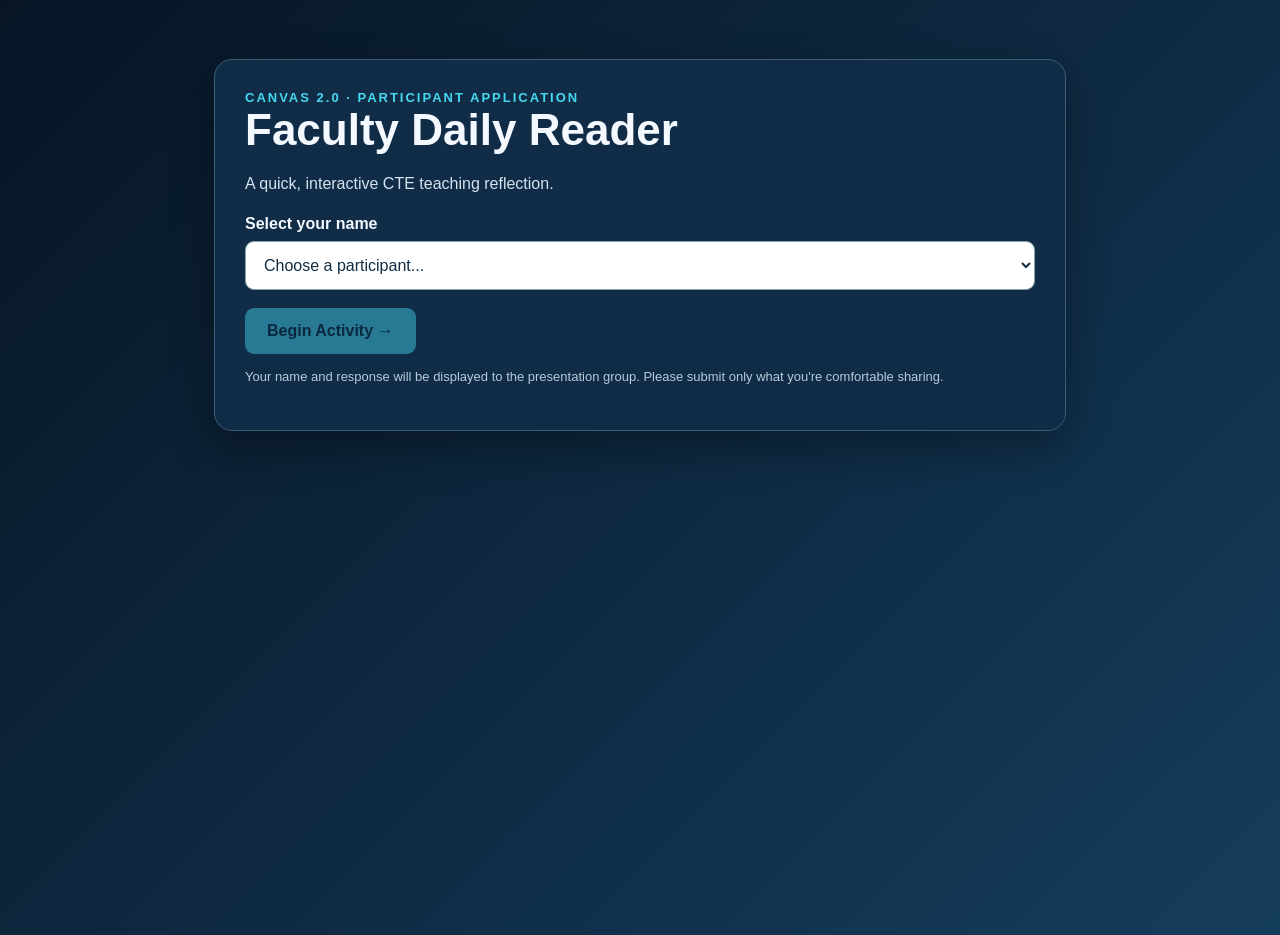
<file: daily-reader/index.html>
<!doctype html><html lang="en"><head><meta charset="utf-8"><meta name="viewport" content="width=device-width,initial-scale=1"><title>Canvas 2.0 | Faculty Daily Reader</title><style>:root{--navy:#071b30;--panel:#102c47;--cyan:#46d8ef;--orange:#ffad53}*{box-sizing:border-box}body{margin:0;font-family:Arial,sans-serif;background:linear-gradient(135deg,#071525,#153d5c);color:#f4f9ff;min-height:100vh}.wrap{max-width:900px;margin:35px auto;padding:24px}.card{background:var(--panel);border:1px solid #3b5d75;border-radius:18px;padding:30px;box-shadow:0 16px 45px #0005}h1{font-size:clamp(26px,4vw,44px);margin:0 0 8px}h2{margin:8px 0 18px}p{line-height:1.6;color:#d4e3ee}.eyebrow{color:var(--cyan);letter-spacing:2px;text-transform:uppercase;font-size:13px;font-weight:700}label{display:block;margin:18px 0 8px;font-weight:700}select,textarea,input{width:100%;padding:14px;border:1px solid #89a3b4;border-radius:9px;font:inherit;color:#112e44;background:white}textarea{min-height:180px;resize:vertical}button{border:0;border-radius:9px;padding:14px 22px;background:var(--cyan);color:#052339;font-size:16px;font-weight:700;cursor:pointer;margin-top:18px}button:disabled{opacity:.45;cursor:not-allowed}.muted{font-size:13px;color:#b7cbd9}.prompt{background:#092136;border-left:5px solid var(--orange);padding:22px;border-radius:8px;font-size:21px;line-height:1.5}.hidden{display:none}.error{color:#ffb6a9}.success{color:#9ff4b4}a{color:var(--cyan)}</style></head><body><div class="wrap"><div class="card"><div class="eyebrow">Canvas 2.0 · Participant Application</div><h1>Faculty Daily Reader</h1><p>A quick, interactive CTE teaching reflection.</p><section id="start"><label for="name">Select your name</label><select id="name"><option value="">Choose a participant...</option></select><button id="begin" disabled>Begin Activity →</button><p class="muted">Your name and response will be displayed to the presentation group. Please submit only what you're comfortable sharing.</p></section><section id="activity" class="hidden"><div class="eyebrow" id="promptNum"></div><h2>Your prompt</h2><div class="prompt" id="prompt"></div><label for="answer">Your response</label><textarea id="answer" placeholder="How would you approach this situation?"></textarea><button id="submit" disabled>Submit Response →</button><p id="message" role="status"></p></section><section id="complete" class="hidden"><h2 class="success">✓ Response submitted</h2><p>Thank you for participating! Your instructor can now reveal the group's responses.</p></section></div></div><script>
// Replace this URL after deploying Code.gs as a Google Apps Script web app.
const API_URL='https://script.google.com/macros/s/AKfycbxc7ULIHmD9JSDWPdggVm4h9D_1djf4h8SzHYlCM5G-4SUQljVrW4gwkt3FS-P2cxAyyQ/exec';
const PARTICIPANTS=['Patty Adams','Todd Cassler','Leon Herb','Phil Lechner','Tom McDevitt','Brian Potteiger','Jeff Rettew','Bryan Sayre','Andrew Sedler','Tracey Semmel','Richie Tylka','Heather Yobb'];
const PROMPTS=[
'A student performs well on digital assignments but struggles with the same skills in the lab. How would you bridge that gap?',
'A student finishes hands-on tasks much faster than classmates. How could you extend their learning?',
'A student is hesitant to ask for help and repeatedly makes the same mistake. How would you intervene?',
'Two students disagree about the correct procedure for a task. How would you turn this into a learning opportunity?',
'A student understands your demonstration but cannot complete the task independently. What would you change?',
'Your class includes students with widely different levels of experience. How would you differentiate one activity?',
'A student says a required safety procedure is unnecessary. How would you respond?',
'Your students are disengaged during a technical lecture. How could you make the concept interactive?',
'A student misses several days of hands-on instruction. How would you help them catch up?',
'A student relies on an AI-generated answer without understanding it. How would you assess their learning?',
'You need to give meaningful feedback to 20 students during a busy lab period. What system could help?',
'You discover that several students are making the same error during a practical assessment. What do you do next?',
'How could a simple digital tool improve accountability for equipment or supplies in your program?',
'How could students demonstrate mastery beyond a traditional multiple-choice quiz?',
'What repetitive classroom task would you most like to automate, and why?',
'How would you use a short daily prompt to connect theory with practical work?'
];
const $=id=>document.getElementById(id);const nameSel=$('name');PARTICIPANTS.forEach(n=>nameSel.add(new Option(n,n)));nameSel.onchange=()=>{$('begin').disabled=!nameSel.value};let assigned=-1;
// Deterministic unique assignment per participant, stable across refreshes.
$('begin').onclick=()=>{assigned=PARTICIPANTS.indexOf(nameSel.value);$('promptNum').textContent=`Prompt ${assigned+1} of ${PROMPTS.length}`;$('prompt').textContent=PROMPTS[assigned];$('start').classList.add('hidden');$('activity').classList.remove('hidden')};
$('answer').oninput=()=>{$('submit').disabled=!$('answer').value.trim()};
$('submit').onclick=async()=>{const btn=$('submit');btn.disabled=true;$('message').textContent='Submitting…';if(!API_URL.startsWith('https://')){$('message').textContent='This activity needs its Google Apps Script URL configured before submissions will work.';$('message').className='error';btn.disabled=false;return}try{const response=await fetch(API_URL,{method:'POST',headers:{'Content-Type':'text/plain;charset=utf-8'},body:JSON.stringify({action:'submit',name:nameSel.value,promptId:assigned+1,prompt:PROMPTS[assigned],response:$('answer').value.trim()})});const data=await response.json();if(!data.ok)throw Error(data.error||'Submission failed');$('activity').classList.add('hidden');$('complete').classList.remove('hidden')}catch(e){$('message').textContent='Could not submit: '+e.message;$('message').className='error';btn.disabled=false}};
</script></body></html>
</file>
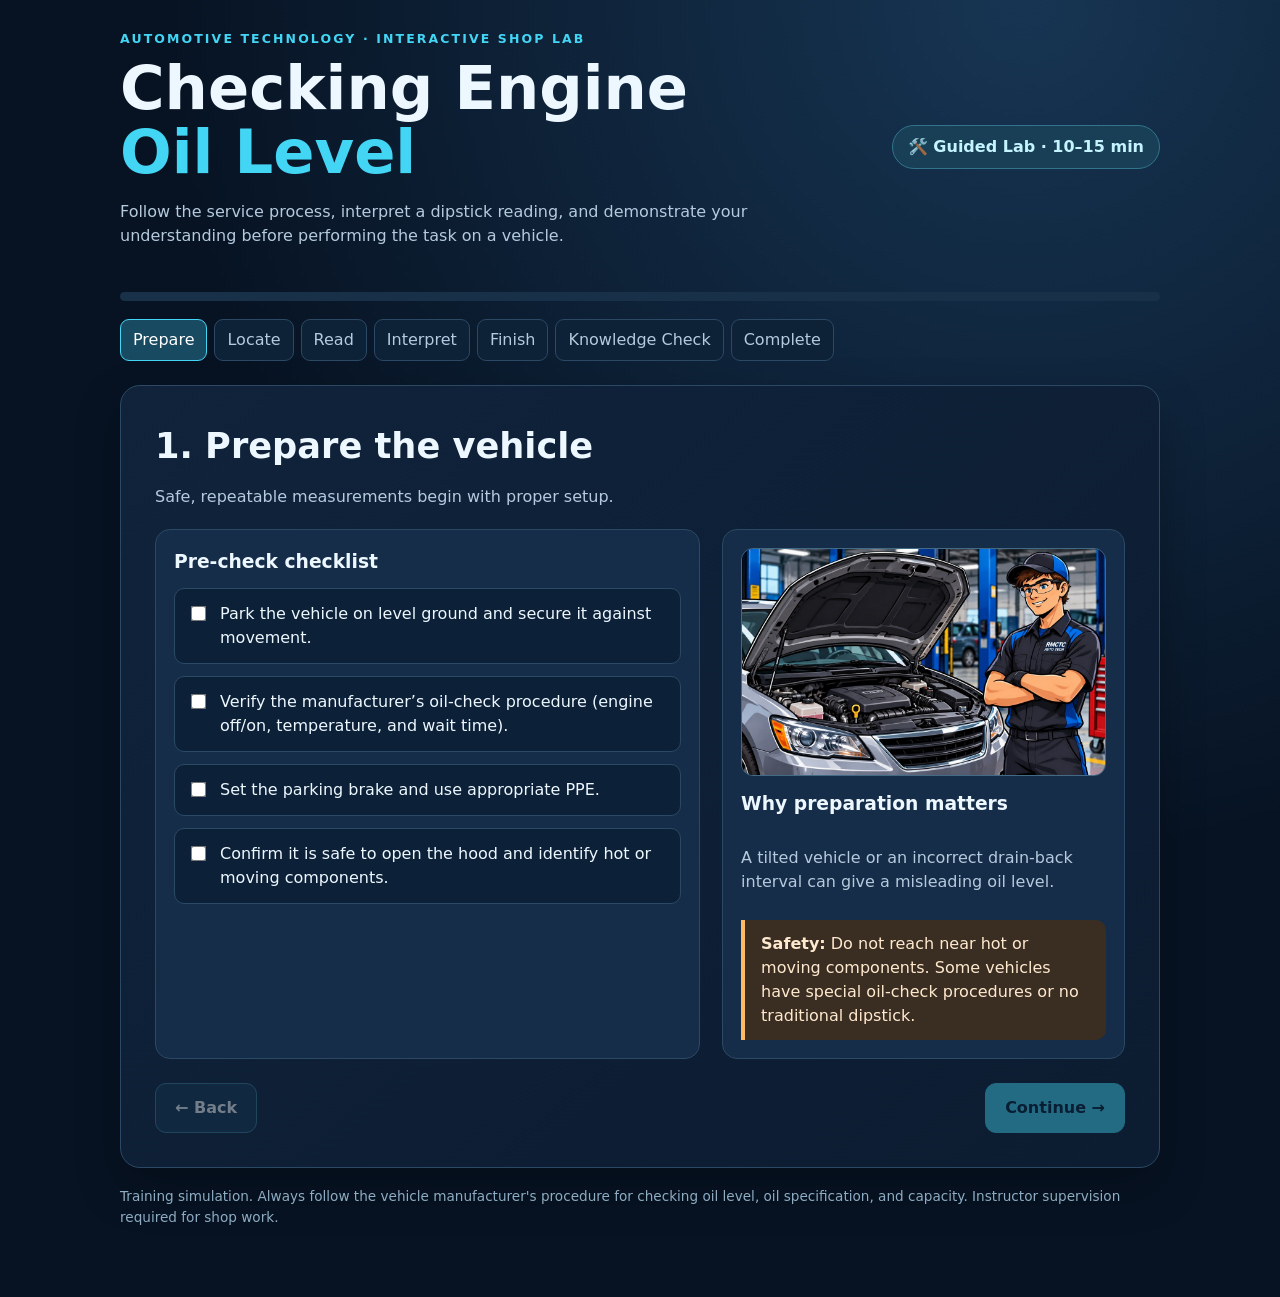
<file: oil-level-lab/index.html>
<!doctype html><html lang="en"><head><meta charset="utf-8"><meta name="viewport" content="width=device-width,initial-scale=1"><title>Checking Engine Oil Level | Interactive Lab</title><style>
:root{--bg:#071323;--panel:#10233b;--panel2:#152d49;--line:#2b4964;--cyan:#43d5f4;--green:#61dda8;--amber:#ffbb63;--red:#ff7e81;--text:#edf7ff;--muted:#b5cadd}*{box-sizing:border-box}body{margin:0;background:radial-gradient(circle at 80% 0%,#173553 0%,var(--bg) 52%);font:16px/1.5 system-ui,Segoe UI,Arial,sans-serif;color:var(--text)}button{font:inherit;cursor:pointer}button:focus-visible,input:focus-visible{outline:3px solid var(--cyan);outline-offset:3px}.shell{max-width:1080px;margin:auto;padding:30px 20px 70px}.eyebrow{color:var(--cyan);font-weight:800;letter-spacing:.17em;font-size:.78rem;text-transform:uppercase}.hero{display:flex;justify-content:space-between;gap:20px;align-items:center;flex-wrap:wrap}.hero h1{font-size:clamp(2rem,5vw,3.8rem);line-height:1.05;margin:8px 0}.hero p{color:var(--muted);max-width:660px}.badge{background:#193f56;border:1px solid #32748b;border-radius:999px;padding:9px 15px;color:#c4f4ff;font-weight:700}.progress{height:9px;background:#193148;border-radius:99px;overflow:hidden;margin:28px 0 18px}.progress>div{height:100%;width:0;background:linear-gradient(90deg,#33addb,#66e3b2);transition:width .25s}.steps{display:flex;gap:7px;flex-wrap:wrap;margin-bottom:24px}.step{border:1px solid var(--line);background:#0d2137;color:var(--muted);padding:8px 12px;border-radius:9px}.step.active{background:#184a62;color:white;border-color:var(--cyan)}.step.done{border-color:#367c68;color:#b2f2d3}.card{background:linear-gradient(140deg,var(--panel),#0c1c31);border:1px solid var(--line);border-radius:20px;padding:clamp(20px,4vw,34px);box-shadow:0 20px 45px #0004}.card h2{font-size:clamp(1.55rem,3vw,2.2rem);margin:0 0 12px}.lead{color:var(--muted);margin:0 0 20px}.grid{display:grid;grid-template-columns:1.15fr .85fr;gap:22px}.panel{border:1px solid var(--line);background:var(--panel2);border-radius:15px;padding:18px}.panel h3{margin:0 0 12px}.panel p{color:var(--muted)}.checks{display:grid;gap:12px}.check{display:flex;align-items:flex-start;gap:12px;padding:13px;background:#0c2138;border:1px solid var(--line);border-radius:10px;cursor:pointer}.check input{margin-top:5px;accent-color:#44d8c4;transform:scale(1.2)}.note{border-left:4px solid var(--cyan);padding:12px 16px;background:#12324b;border-radius:0 10px 10px 0;color:#d8f5ff}.warning{border-left-color:var(--amber);background:#3a2d22;color:#ffe9ce}.actions{display:flex;justify-content:space-between;gap:12px;margin-top:24px;flex-wrap:wrap}.btn{border:1px solid #397c97;background:#14374e;color:white;padding:12px 19px;border-radius:11px;font-weight:750}.btn.primary{background:var(--cyan);border-color:var(--cyan);color:#062134}.btn:disabled{opacity:.42;cursor:not-allowed}.feedback{margin-top:15px;padding:12px 15px;border-radius:10px;border:1px solid #457b76;background:#163b3d;color:#c9ffdf}.feedback.bad{border-color:#92585a;background:#42282c;color:#ffe0df}.choices{display:grid;gap:10px;margin-top:12px}.choice{width:100%;text-align:left;background:#0b223b;border:1px solid #38556e;border-radius:11px;padding:14px 16px;color:white}.choice:hover{border-color:var(--cyan)}.choice.selected{border-color:var(--cyan);background:#194760}.dipstick{width:100%;max-width:380px;margin:auto;display:block}.legend{display:flex;gap:10px;flex-wrap:wrap}.pill{border:1px solid #416178;border-radius:99px;padding:6px 12px;color:#d6e7f3}.slider{width:100%;accent-color:#43d5f4}.results{display:grid;grid-template-columns:repeat(3,1fr);gap:12px;margin:20px 0}.stat{padding:18px;background:#102b40;border:1px solid #31526b;border-radius:12px;text-align:center}.stat strong{display:block;font-size:2rem;color:var(--green)}.stat span{color:var(--muted);font-size:.86rem}.hide{display:none!important}@media(max-width:760px){.grid{grid-template-columns:1fr}.results{grid-template-columns:1fr}.shell{padding:18px 12px 40px}}

.lab-photo{width:100%;display:block;aspect-ratio:16/10;object-fit:cover;border-radius:12px;border:1px solid #426a85;margin-bottom:14px;background:#091a2c}.lab-photo.portrait{aspect-ratio:4/3;object-position:center 35%}.photo-caption{font-size:.83rem;color:#a8c4d7;margin:0 0 12px}.visual-panel{display:flex;flex-direction:column;justify-content:flex-start}.visual-panel .note{margin-top:10px}@media print{.lab-photo{max-height:260px;object-fit:contain}}
</style></head><body><main class="shell"><header class="hero"><div><div class="eyebrow">Automotive Technology · Interactive Shop Lab</div><h1>Checking Engine<br><span style="color:var(--cyan)">Oil Level</span></h1><p>Follow the service process, interpret a dipstick reading, and demonstrate your understanding before performing the task on a vehicle.</p></div><div class="badge">🛠️ Guided Lab · 10–15 min</div></header><div class="progress" aria-label="Module progress"><div id="bar"></div></div><nav class="steps" id="steps" aria-label="Lab stages"></nav><section class="card" id="content" aria-live="polite"></section><footer style="margin-top:18px;color:#8eacc2;font-size:.85rem">Training simulation. Always follow the vehicle manufacturer's procedure for checking oil level, oil specification, and capacity. Instructor supervision required for shop work.</footer></main><script>
const stages=['Prepare','Locate','Read','Interpret','Finish','Knowledge Check','Complete'];let stage=0,answers={},quizIndex=0,quizScore=0,quizDone=false,chosen=null,readLevel=55,checked={};const $=id=>document.getElementById(id);const quiz=[{q:'Why should the vehicle be parked on level ground?',a:['To keep the oil level reading accurate','To warm the battery','To increase oil pressure'],correct:0,why:'A slope can shift oil in the pan and affect the dipstick reading.'},{q:'What should you do before taking the final dipstick reading?',a:['Wipe the dipstick clean and reinsert it fully','Add one quart automatically','Leave the dipstick partly inserted'],correct:0,why:'Wiping and fully reinserting the dipstick gives a more reliable reading.'},{q:'The oil is below the MIN mark. What is the best next step?',a:['Add the manufacturer-specified oil gradually and recheck','Fill to the top of the dipstick handle','Ignore the reading'],correct:0,why:'Use the correct oil, add a small amount, and recheck to avoid overfilling.'},{q:'The oil is above the MAX mark. What should you do?',a:['Assume extra oil is always beneficial','Follow the service procedure to correct the overfill','Add another quart'],correct:1,why:'Overfilling can damage the engine. Correct the level according to service information.'},{q:'When should you check the oil after shutting off an engine?',a:['Always immediately, regardless of vehicle','After the drain-back interval specified by the manufacturer','Only while driving'],correct:1,why:'Drain-back requirements vary. Follow the vehicle service information.'}];
function shell(title,desc,body,canNext=true,nextLabel='Continue'){return `<h2>${title}</h2><p class="lead">${desc}</p>${body}<div class="actions"><button class="btn" onclick="back()" ${stage===0?'disabled':''}>← Back</button><button id="next" class="btn primary" onclick="next()" ${canNext?'':'disabled'}>${nextLabel} →</button></div>`}
function checkList(key,items){return `<div class="checks">${items.map((v,i)=>`<label class="check"><input type="checkbox" data-check="${key}" data-i="${i}" ${checked[key+i]?'checked':''}><span>${v}</span></label>`).join('')}</div>`}
function render(){ $('steps').innerHTML=stages.map((s,i)=>`<button class="step ${i===stage?'active':i<stage?'done':''}" ${i>stage?'disabled':''} onclick="go(${i})">${i<stage?'✓ ':''}${s}</button>`).join('');$('bar').style.width=`${stage/(stages.length-1)*100}%`;let html='';if(stage===0){html=shell('1. Prepare the vehicle','Safe, repeatable measurements begin with proper setup.',`<div class="grid"><div class="panel"><h3>Pre-check checklist</h3>${checkList('prep',['Park the vehicle on level ground and secure it against movement.','Verify the manufacturer’s oil-check procedure (engine off/on, temperature, and wait time).','Set the parking brake and use appropriate PPE.','Confirm it is safe to open the hood and identify hot or moving components.'])}</div><div class="panel visual-panel"><img class="lab-photo" src="assets/oil-level-1.jpg" alt="Automotive technician standing beside a car with the hood open in a service bay"><h3>Why preparation matters</h3><p>A tilted vehicle or an incorrect drain-back interval can give a misleading oil level.</p><div class="note warning"><strong>Safety:</strong> Do not reach near hot or moving components. Some vehicles have special oil-check procedures or no traditional dipstick.</div></div></div>`,all('prep',4))}
if(stage===1){html=shell('2. Locate the dipstick','Identify the engine oil dipstick—not the transmission dipstick or another service point.',`<div class="grid"><div class="panel"><h3>Identify the correct component</h3><p>Oil dipsticks often have a brightly colored handle, but location and appearance vary by vehicle.</p><p>Confirm the engine oil dipstick using the owner’s manual or service information.</p><div class="note">Instructor prompt: Have the student physically point to the oil dipstick and oil fill cap before continuing.</div></div><div class="panel visual-panel"><img class="lab-photo" src="assets/oil-level-2.jpg" alt="Technician points to the engine oil dipstick, with a magnified inset showing the yellow handle"><h3>Component identification</h3><div class="choices"><button class="choice ${answers.locate===0?'selected':''}" onclick="selectLocate(0)">Engine oil dipstick — measures oil level</button><button class="choice ${answers.locate===1?'selected':''}" onclick="selectLocate(1)">Oil fill cap — used to measure level</button><button class="choice ${answers.locate===2?'selected':''}" onclick="selectLocate(2)">Coolant reservoir — used to measure engine oil</button></div><div id="locfeedback"></div></div></div>`,answers.locate===0)}
if(stage===2){html=shell('3. Take an accurate reading','Practice the correct sequence before interpreting the oil level.',`<div class="grid"><div class="panel"><h3>Reading procedure</h3>${checkList('read',['Remove the engine oil dipstick carefully.','Wipe the dipstick with a clean, lint-free cloth.','Reinsert the dipstick fully, then remove it again.','Hold it where the oil film is visible and read the level relative to MIN and MAX.'])}</div><div class="panel visual-panel"><img class="lab-photo portrait" src="assets/oil-level-3.jpg" alt="Technician holding an oil dipstick and cleaning it with a shop towel"><h3>Technique tip</h3><p>Read the oil film at the appropriate side of the dipstick. If the mark is smeared or unclear, wipe, reinsert, and check again.</p><div class="note warning">Do not confuse dark oil color alone with a confirmed need for an oil change. Oil condition and service interval require separate evaluation.</div></div></div>`,all('read',4))}
if(stage===3){html=shell('4. Interpret the oil level','Move the slider to explore three possible dipstick readings, then answer the scenario.',`<div class="grid"><div class="panel"><svg class="dipstick" viewBox="0 0 330 370" role="img" aria-label="Illustrated engine oil dipstick with minimum and maximum markers"><defs><linearGradient id="metal" x1="0" x2="1"><stop stop-color="#a7bcc7"/><stop offset=".5" stop-color="#eff8fc"/><stop offset="1" stop-color="#7895a5"/></linearGradient></defs><path d="M145 15 Q165 -2 185 15 L185 55 L145 55 Z" fill="none" stroke="#4bd7f3" stroke-width="10"/><rect x="154" y="50" width="22" height="285" rx="10" fill="url(#metal)" stroke="#7e9aa8" stroke-width="2"/><rect id="oil" x="156" y="225" width="18" height="108" rx="7" fill="#b87935"/><path d="M148 126 h34 M148 265 h34" stroke="#fff" stroke-width="4"/><text x="190" y="131" fill="#dff6ff" font-size="15">MAX</text><text x="190" y="270" fill="#dff6ff" font-size="15">MIN</text><text x="165" y="360" text-anchor="middle" fill="#aac9da" font-size="12">Illustration · not to scale</text></svg><label for="level"><strong>Simulated oil level: <span id="levelLabel">Within range</span></strong></label><input class="slider" id="level" type="range" min="0" max="100" value="55" oninput="setLevel(this.value)"><div class="legend"><span class="pill">0 = Low</span><span class="pill">50 = In range</span><span class="pill">100 = Overfilled</span></div></div><div class="panel"><h3>Scenario: Oil below MIN</h3><p>You check the oil using the correct procedure and the oil film is below the MIN mark. What should you do?</p><div class="choices"><button class="choice ${answers.interpret===0?'selected':''}" onclick="pickInterpret(0)">Add the specified oil in small amounts, rechecking until within the specified range.</button><button class="choice ${answers.interpret===1?'selected':''}" onclick="pickInterpret(1)">Add oil until it reaches the top of the dipstick handle.</button><button class="choice ${answers.interpret===2?'selected':''}" onclick="pickInterpret(2)">Ignore it because the engine still runs.</button></div><div id="interpretfeedback"></div></div></div>`,answers.interpret===0)}
if(stage===4){html=shell('5. Finish the service check','Document the result and leave the vehicle ready for operation.',`<div class="grid"><div class="panel"><h3>Final checklist</h3>${checkList('finish',['If adjustment is needed, use the manufacturer-specified oil and avoid overfilling.','Recheck the oil level using the specified procedure.','Fully seat the dipstick and secure the oil fill cap.','Check for obvious leaks or concerns and report abnormal findings to the instructor.','Record the oil level and any oil added.'])}</div><div class="panel visual-panel"><img class="lab-photo" src="assets/oil-level-4.jpg" alt="Technician adding the specified engine oil through the oil filler opening on the engine valve cover"><p class="photo-caption">Illustration: add oil only when necessary, following vehicle specifications.</p><h3>Technician documentation</h3><label for="observation">What would you record on a repair order?</label><textarea id="observation" rows="5" placeholder="Example: Engine oil level was below MIN; added specified oil per service procedure and rechecked..." style="width:100%;margin-top:10px;background:#0c2138;border:1px solid #52718a;color:white;border-radius:9px;padding:12px;font:inherit" oninput="answers.observation=this.value;updateFinish()">${escapeHtml(answers.observation||'')}</textarea><div class="note" style="margin-top:12px">This is a practice record. No student data is transmitted or saved to a server.</div></div></div>`,all('finish',5)&&!!(answers.observation||'').trim(),'Start Knowledge Check')}
if(stage===5){if(quizDone){html=shell('Knowledge check complete',`You answered ${quizScore} of ${quiz.length} questions correctly.`, `<div class="results"><div class="stat"><strong>${Math.round(quizScore/quiz.length*100)}%</strong><span>Knowledge check</span></div><div class="stat"><strong>${quizScore}/${quiz.length}</strong><span>Correct answers</span></div><div class="stat"><strong>${quizScore===quiz.length?'Ready':'Review'}</strong><span>Next step</span></div></div><p class="note">${quizScore===quiz.length?'Nice work. Review the procedure with your instructor before performing the lab.':'Review the steps and retake the knowledge check to improve your understanding.'}</p><button class="btn" onclick="restartQuiz()">↻ Retake quiz</button>`,true,'View Completion Summary')}else{const q=quiz[quizIndex];html=`<div class="eyebrow">Question ${quizIndex+1} of ${quiz.length}</div><h2>${q.q}</h2><div class="choices">${q.a.map((a,i)=>`<button class="choice ${chosen===i?'selected':''}" onclick="chooseQuiz(${i})">${String.fromCharCode(65+i)}. ${a}</button>`).join('')}</div><div id="quizfeedback"></div><div class="actions"><button class="btn" onclick="back()">← Back</button><button class="btn primary" id="quiznext" onclick="submitQuiz()" ${chosen===null?'disabled':''}>${quizIndex===quiz.length-1?'Finish Quiz':'Check Answer →'}</button></div>`}}
if(stage===6){html=`<div class="eyebrow">Lab complete</div><h2>Ready for the shop assessment</h2><p class="lead">You've practiced the steps for checking engine oil level and completed the knowledge check.</p><div class="results"><div class="stat"><strong>✓</strong><span>Guided procedure</span></div><div class="stat"><strong>${Math.round(quizScore/quiz.length*100)}%</strong><span>Knowledge check</span></div><div class="stat"><strong>Next</strong><span>Instructor-observed demonstration</span></div></div><div class="note"><strong>Hands-on assessment:</strong> Demonstrate safe setup, correct dipstick technique, accurate interpretation, proper adjustment if needed, and complete documentation. Your instructor verifies competency on an actual vehicle.</div><div class="actions"><button class="btn" onclick="go(0)">↻ Review module</button><button class="btn primary" onclick="window.print()">Print summary</button></div>`}
$('content').innerHTML=html;if(stage===3)setLevel(readLevel);if(stage===1&&answers.locate!==undefined)selectLocate(answers.locate);if(stage===3&&answers.interpret!==undefined)pickInterpret(answers.interpret);document.querySelectorAll('input[data-check]').forEach(el=>el.addEventListener('change',e=>{checked[e.target.dataset.check+e.target.dataset.i]=e.target.checked;updateChecklist()}));}
function escapeHtml(s){return s.replace(/[&<>"']/g,c=>({'&':'&amp;','<':'&lt;','>':'&gt;','"':'&quot;',"'":'&#39;'}[c]))}function all(k,n){return Array.from({length:n},(_,i)=>!!checked[k+i]).every(Boolean)}function updateChecklist(){let ready=stage===0?all('prep',4):stage===2?all('read',4):stage===4?all('finish',5)&&!!(answers.observation||'').trim():true;if($('next'))$('next').disabled=!ready}function updateFinish(){updateChecklist()}function selectLocate(i){answers.locate=i;document.querySelectorAll('.choice').forEach((e,j)=>e.classList.toggle('selected',j===i));$('locfeedback').innerHTML=`<div class="feedback ${i===0?'':'bad'}">${i===0?'Correct. The engine oil dipstick is used to check engine oil level.':'Not quite. The oil fill cap is for adding oil, and the coolant reservoir is a different system.'}</div>`;$('next').disabled=i!==0}function setLevel(v){readLevel=+v;let top=readLevel<25?292-readLevel*.9:readLevel>75?205-(readLevel-75)*3.5:265-(readLevel-25)*2.8;top=Math.max(85,Math.min(316,top));$('oil').setAttribute('y',top);$('oil').setAttribute('height',333-top);$('levelLabel').textContent=readLevel<25?'Below MIN':readLevel>75?'Above MAX':'Within range'}function pickInterpret(i){answers.interpret=i;document.querySelectorAll('.choice').forEach((e,j)=>e.classList.toggle('selected',j===i));$('interpretfeedback').innerHTML=`<div class="feedback ${i===0?'':'bad'}">${i===0?'Correct. Add only the specified oil, gradually, and recheck.':'Incorrect. Oil level must be corrected according to the manufacturer’s procedure.'}</div>`;$('next').disabled=i!==0}function chooseQuiz(i){chosen=i;document.querySelectorAll('.choice').forEach((e,j)=>e.classList.toggle('selected',j===i));$('quiznext').disabled=false}function submitQuiz(){if(chosen===null)return;const q=quiz[quizIndex];if(chosen===q.correct)quizScore++;if(quizIndex===quiz.length-1){quizDone=true;render()}else{quizIndex++;chosen=null;render()}}function restartQuiz(){quizIndex=0;quizScore=0;quizDone=false;chosen=null;render()}function go(i){stage=i;render();window.scrollTo({top:0,behavior:'smooth'})}function next(){if(stage<6)go(stage+1)}function back(){if(stage>0)go(stage-1)}render();
</script></body></html>
</file>
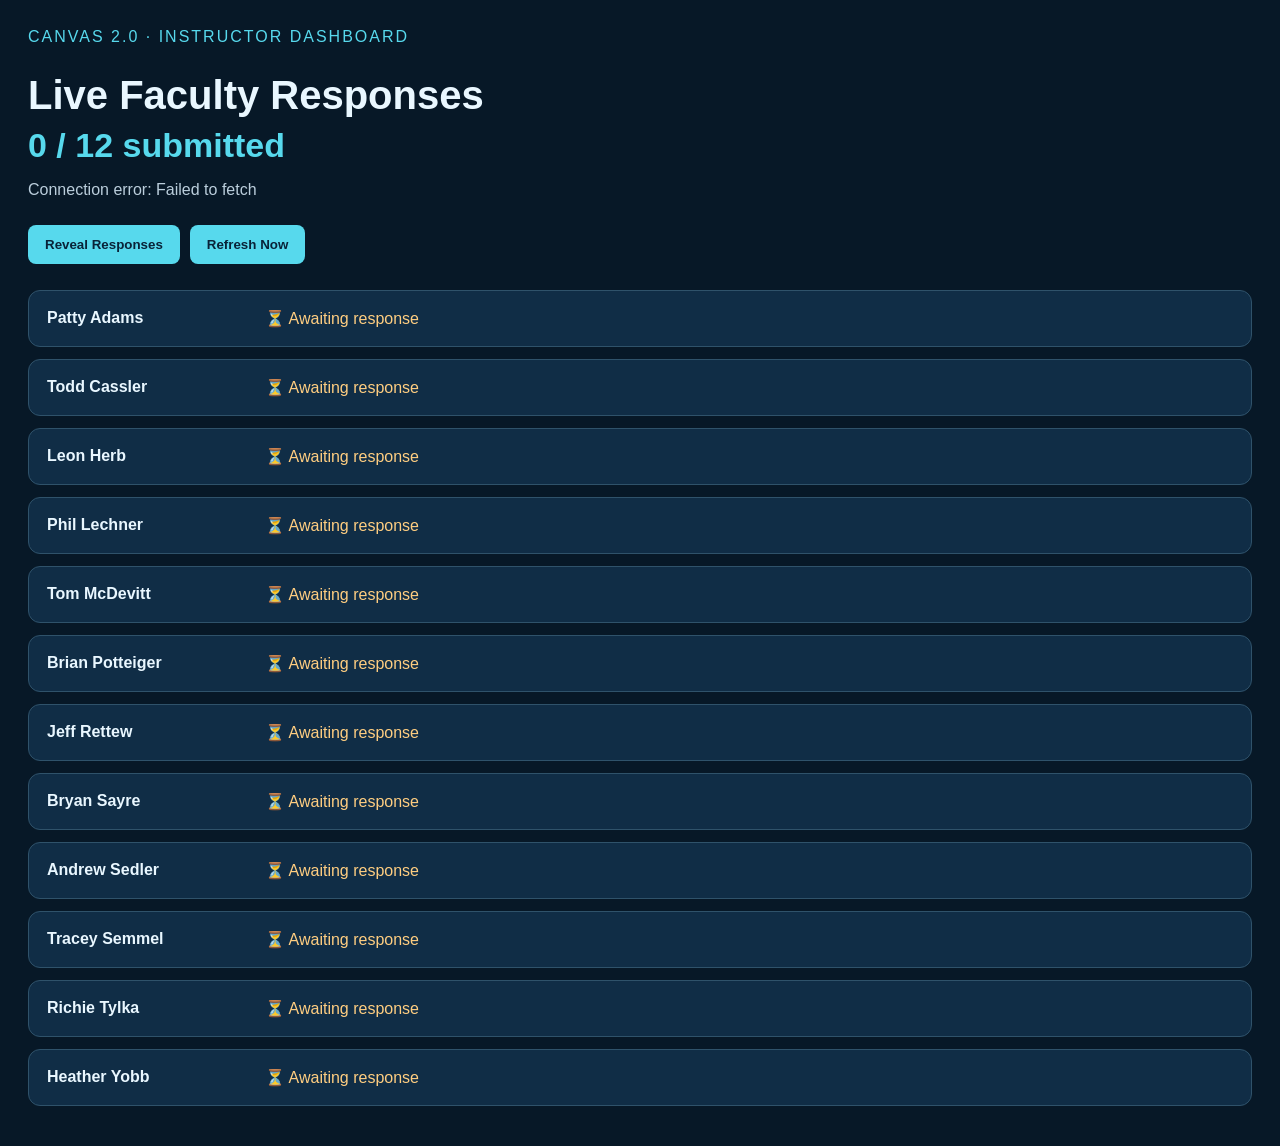
<file: daily-reader/dashboard.html>
<!doctype html><html lang="en"><head><meta charset="utf-8"><meta name="viewport" content="width=device-width,initial-scale=1"><title>Canvas 2.0 | Live Responses</title><style>*{box-sizing:border-box}body{background:#071827;color:#e9f7ff;font:16px Arial,sans-serif;margin:0;padding:28px}main{max-width:1300px;margin:auto}h1{font-size:40px;margin-bottom:8px}.tag{color:#57d9ed;text-transform:uppercase;letter-spacing:2px}.stat{font-size:34px;font-weight:700;color:#57d9ed}.row{display:grid;grid-template-columns:200px 1fr;gap:18px;padding:18px;background:#102d46;border:1px solid #2f526a;border-radius:12px;margin:12px 0}.name{font-weight:700}.question{color:#8ed6e5;margin:8px 0}.answer{line-height:1.6;white-space:pre-wrap}button{background:#57d9ed;color:#092338;padding:12px 17px;border:0;border-radius:8px;font-weight:700;cursor:pointer;margin:10px 10px 12px 0}input{padding:12px;border-radius:8px;border:1px solid #aaa;font:inherit}#status{color:#bbcedc}#rows{margin-top:14px}.waiting{color:#ffce81}@media(max-width:700px){.row{grid-template-columns:1fr}}</style></head><body><main><div class="tag">Canvas 2.0 · Instructor Dashboard</div><h1>Live Faculty Responses</h1><div class="stat" id="counter">— / 12 submitted</div><p id="status">Connect to your Apps Script endpoint to load responses.</p><button id="reveal">Reveal Responses</button><button id="refresh">Refresh Now</button><div id="rows"></div></main><script>
const API_URL='https://script.google.com/macros/s/AKfycbxc7ULIHmD9JSDWPdggVm4h9D_1djf4h8SzHYlCM5G-4SUQljVrW4gwkt3FS-P2cxAyyQ/exec';const PARTICIPANTS=['Patty Adams','Todd Cassler','Leon Herb','Phil Lechner','Tom McDevitt','Brian Potteiger','Jeff Rettew','Bryan Sayre','Andrew Sedler','Tracey Semmel','Richie Tylka','Heather Yobb'];let revealed=false;let records=[];const el=id=>document.getElementById(id);
function render(){el('counter').textContent=`${records.length} / ${PARTICIPANTS.length} submitted`;el('rows').replaceChildren();for(const person of PARTICIPANTS){const r=records.find(x=>x.name===person);const row=document.createElement('article');row.className='row';const name=document.createElement('div');name.className='name';name.textContent=person;const content=document.createElement('div');if(!r){content.textContent='⏳ Awaiting response';content.className='waiting'}else if(!revealed){content.textContent='✓ Submitted — hidden until reveal'}else{const q=document.createElement('div');q.className='question';q.textContent=`Prompt ${r.promptId}: ${r.prompt}`;const a=document.createElement('div');a.className='answer';a.textContent=r.response;content.append(q,a)}row.append(name,content);el('rows').append(row)}}
async function load(){if(!API_URL.startsWith('https://')){el('status').textContent='Configure API_URL in dashboard.html to connect live submissions.';return}try{const res=await fetch(API_URL+'?action=list&v='+Date.now());const data=await res.json();if(!data.ok)throw Error(data.error||'Unable to load');records=data.records||[];el('status').textContent=`Updated ${new Date().toLocaleTimeString()} · Refreshes every 5 seconds`;render()}catch(e){el('status').textContent='Connection error: '+e.message}}el('reveal').onclick=()=>{revealed=!revealed;el('reveal').textContent=revealed?'Hide Responses':'Reveal Responses';render()};el('refresh').onclick=load;render();load();setInterval(load,5000);
</script></body></html>
</file>
<file: style.css>
:root {
  --bg:#061122;
  --side:#07162c;
  --panel:#0b1e39;
  --line:#18385c;
  --blue:#00b9ff;
  --text:#f2f7ff;
  --muted:#9bb0c9
}
* {
  box-sizing:border-box
}
html {
  scroll-behavior:smooth
}
body {
  margin:0;
  background:var(--bg);
  color:var(--text);
  font-family:Arial,Helvetica,sans-serif
}
.app {
  display:flex;
  min-height:100vh;
  background:radial-gradient(ellipse at 80% 0%,#0c2a4b 0%,transparent 40%),var(--bg)
}
button {
  font:inherit;
  cursor:pointer
}
.sidebar {
  width:255px;
  flex-shrink:0;
  background:linear-gradient(180deg,#081a33,#050f20);
  border-right:1px solid #163d62;
  padding:25px 14px;
  display:flex;
  flex-direction:column;
  min-height:100vh
}
.brand {
  display:flex;
  align-items:center;
  gap:10px;
  padding:6px 9px 32px;
  border-bottom:1px solid #1a3654
}
.brand-mark {
  font-size:47px;
  color:#00baff;
  line-height:1
}
.brand strong {
  display:block;
  font-size:31px;
  letter-spacing:-1.5px;
  font-style:italic
}
.brand small {
  display:block;
  font-size:8px;
  line-height:1.5;
  color:#bed5ed;
  font-weight:bold;
  letter-spacing:.7px
}
.side-label {
  font-size:10px;
  letter-spacing:2px;
  color:#5e88b0;
  margin:26px 12px 11px
}
nav {
  display:flex;
  flex-direction:column;
  gap:5px
}
.nav-link {
  width:100%;
  border:0;
  background:transparent;
  color:#c6d6e8;
  text-align:left;
  padding:13px 11px;
  border-radius:9px;
  display:flex;
  align-items:center;
  gap:12px;
  font-size:13px;
  font-weight:bold
}
.nav-link span {
  font-size:22px;
  width:26px;
  text-align:center;
  color:#8db8e3
}
.nav-link:hover,.nav-link.active {
  background:linear-gradient(90deg,#0868b6,#094178);
  color:white
}
.nav-link.active span {
  color:white
}
.sidebar-bottom {
  margin-top:auto;
  padding:25px 10px 5px;
  color:#5481a9;
  font-size:9px;
  letter-spacing:1.1px
}
.main {
  min-width:0;
  flex:1;
  padding:0 29px 18px;
  max-width:1800px;
  margin:auto
}
.topbar {
  height:63px;
  display:flex;
  justify-content:space-between;
  align-items:center;
  border-bottom:1px solid #173653
}
.topbar-tag {
  font-size:11px;
  letter-spacing:1.7px;
  color:#6d9dc5
}
.presentation-btn,.menu-toggle {
  background:#0c2b4a;
  border:1px solid #246292;
  border-radius:8px;
  color:#c9eaff;
  padding:10px 14px;
  font-size:12px
}
.menu-toggle {
  display:none
}
.title {
  text-align:center;
  padding:24px 0 23px
}
.eyebrow {
  font-size:11px;
  font-weight:800;
  letter-spacing:3px;
  color:#1fc8ff
}
.title h1 {
  font-size:clamp(55px,7vw,100px);
  font-weight:900;
  letter-spacing:-4px;
  margin:4px 0 0;
  font-style:italic;
  line-height:1.08;
  text-shadow:0 3px 26px #063e78
}
.title h1 em {
  font-style:italic;
  color:#00c9f9
}
.title p {
  font-size:16px;
  text-transform:uppercase;
  letter-spacing:3.2px;
  font-weight:700;
  margin:8px 0;
  color:#e0eaf5
}
.hero {
  display:flex;
  min-height:250px;
  border:1px solid #157dc0;
  border-radius:16px;
  overflow:hidden;
  background:linear-gradient(110deg,#09294b 0%,#092244 49%,#061329 100%);
  box-shadow:0 0 26px #008cff24,inset 0 0 35px #007ddc13
}
.hero-copy {
  flex:1;
  padding:29px 38px;
  z-index:1
}
.hero h2 {
  font-size:clamp(30px,3.6vw,50px);
  line-height:1.03;
  margin:13px 0;
  font-weight:900
}
.hero h2 span {
  color:#25c6ff
}
.hero p {
  max-width:590px;
  color:#c0d4e8;
  line-height:1.5;
  font-size:14px
}
.primary {
  border:0;
  border-radius:7px;
  padding:12px 19px;
  background:linear-gradient(90deg,#007ad4,#03c0ff);
  color:white;
  font-weight:800;
  box-shadow:0 5px 20px #0075c85c
}
.primary span {
  margin-left:15px
}
.hero-art {
  position:relative;
  width:36%;
  min-width:240px;
  display:flex;
  align-items:center;
  justify-content:center;
  overflow:hidden;
  background:radial-gradient(circle at 50%,#0060a35c,transparent 57%),repeating-linear-gradient(0deg,transparent,transparent 34px,#1b527022 35px),repeating-linear-gradient(90deg,transparent,transparent 34px,#1b527022 35px)
}
.orb {
  border:2px solid #21b9f5;
  border-radius:50%;
  height:165px;
  width:165px;
  display:grid;
  place-items:center;
  box-shadow:0 0 30px #00bfff55,inset 0 0 35px #00bfff33
}
.orb span {
  font-size:100px;
  color:#3acaff;
  text-shadow:0 0 22px #009df8
}
.orbit {
  position:absolute;
  border:1px solid #0786c78c;
  border-radius:50%;
  width:235px;
  height:235px
}
.orbit2 {
  width:305px;
  height:305px;
  border-style:dashed;
  opacity:.5
}
.hero-art-caption {
  position:absolute;
  bottom:16px;
  font-size:9px;
  letter-spacing:1.5px;
  color:#7eb8df
}
.section-heading {
  display:flex;
  justify-content:space-between;
  align-items:center;
  margin:26px 0 13px
}
.section-heading h3 {
  font-size:20px;
  margin:0
}
.section-heading span {
  font-size:10px;
  letter-spacing:1.6px;
  color:#74a5c9
}
.cards {
  display:grid;
  grid-template-columns:repeat(5,minmax(0,1fr));
  gap:13px
}
.card {
  --accent:#00c7ff;
  text-align:left;
  min-height:225px;
  position:relative;
  display:flex;
  flex-direction:column;
  border:1px solid color-mix(in srgb,var(--accent) 55%,#132e4d);
  border-bottom:3px solid var(--accent);
  border-radius:13px;
  background:linear-gradient(155deg,color-mix(in srgb,var(--accent) 11%,#0b1c37),#08152a 80%);
  padding:20px 17px;
  color:white;
  transition:transform .2s,box-shadow .2s
}
.card:hover,.card:focus-visible {
  transform:translateY(-5px);
  box-shadow:0 0 22px color-mix(in srgb,var(--accent) 25%,transparent)
}
.card-icon {
  font-size:35px;
  color:var(--accent);
  margin-bottom:13px
}
.card h4 {
  font-size:17px;
  line-height:1.22;
  margin:0 0 9px
}
.card p {
  color:#bbcadb;
  font-size:12px;
  line-height:1.45;
  margin:0 0 24px
}
.card-arrow {
  position:absolute;
  bottom:13px;
  right:13px;
  background:var(--accent);
  color:#061528;
  width:29px;
  height:29px;
  border-radius:50%;
  display:grid;
  place-items:center;
  font-size:21px;
  font-weight:bold
}
.violet {
  --accent:#ae78ff
}
.green {
  --accent:#26dc96
}
.orange {
  --accent:#ffad3b
}
.purple {
  --accent:#bd74ff
}
.bottom-grid {
  display:grid;
  grid-template-columns:1.2fr 1fr;
  gap:17px;
  margin-top:20px
}
.panel {
  background:linear-gradient(135deg,#0c2443,#08162b);
  border:1px solid #1c79ae;
  border-radius:13px;
  padding:21px 24px;
  box-shadow:inset 0 0 20px #007acc0a
}
.panel h3 {
  font-size:18px;
  margin:0 0 10px
}
.panel p {
  font-size:12px;
  color:var(--muted)
}
.tech-list {
  display:flex;
  flex-wrap:wrap;
  gap:8px;
  align-items:center;
  margin-top:20px
}
.tech-list span {
  border:1px solid #245680;
  border-radius:7px;
  background:#0b3050;
  padding:10px;
  font-size:11px;
  font-weight:bold
}
.tech-list b {
  color:#13bbff
}
.panel ul {
  padding:0;
  margin:8px 0;
  list-style:none;
  display:grid;
  gap:8px
}
.panel li {
  font-size:13px
}
.panel li:before {
  content:'✓';
  color:#19caff;
  margin-right:10px;
  font-weight:bold
}
.view {
  display:none
}
.view.active {
  display:block
}
.content-view {
  padding:75px min(5vw,70px) 40px;
  min-height:74vh
}
.content-view h2 {
  font-size:clamp(36px,5vw,66px);
  margin:13px 0
}
.detail-lead {
  color:#b7cde3;
  font-size:20px;
  max-width:800px;
  line-height:1.5
}
.detail-panel {
  display:flex;
  align-items:center;
  gap:32px;
  margin-top:45px;
  padding:38px;
  border:1px solid #1779bb;
  border-radius:16px;
  background:linear-gradient(115deg,#0c2c50,#08162b)
}
.detail-symbol {
  font-size:75px;
  color:#22c8ff
}
.detail-panel h3 {
  font-size:24px;
  margin:0 0 10px
}
.detail-panel p {
  color:#b7cde3;
  line-height:1.6
}
.detail-actions {
  display:flex;
  gap:15px;
  margin-top:28px
}
.secondary {
  background:#0b2948;
  color:#d9efff;
  border:1px solid #2775aa;
  border-radius:7px;
  padding:12px 18px;
  font-weight:bold
}
footer {
  margin:26px 0 6px;
  text-align:center;
  font-size:10px;
  letter-spacing:1.5px;
  color:#537fa7
}
footer span {
  color:#00b9ff
}
@media(max-width:1250px) {
  .cards {
    grid-template-columns:repeat(3,minmax(0,1fr))
  }
  .sidebar {
    width:220px
  }
  .main {
    padding:0 18px 15px
  }
}
@media(max-width:800px) {
  .sidebar {
    position:fixed;
    left:0;
    top:0;
    bottom:0;
    z-index:10;
    transform:translateX(-100%);
    transition:transform .2s;
    width:255px
  }
  .sidebar.open {
    transform:translateX(0)
  }
  .menu-toggle {
    display:block
  }
  .topbar-tag {
    display:none
  }
  .cards {
    grid-template-columns:repeat(2,minmax(0,1fr))
  }
  .bottom-grid {
    grid-template-columns:1fr
  }
  .hero-art {
    display:none
  }
  .hero-copy {
    padding:25px
  }
  .title h1 {
    letter-spacing:-2px
  }
}
@media(max-width:480px) {
  .cards {
    grid-template-columns:1fr
  }
  .card {
    min-height:180px
  }
  .section-heading span {
    display:none
  }
  .title p {
    font-size:12px
  }
  .detail-panel {
    flex-direction:column;
    align-items:flex-start;
    padding:25px
  }
  .detail-actions {
    flex-direction:column
  }
}
:fullscreen .main {
  max-width:none
}
:fullscreen .sidebar {
  min-height:100vh
}


/* ============================================================
   CANVAS 2.0 — AUTOMOTIVE EDITION / V3
   Uses artwork cropped from the approved automotive mockup.
   ============================================================ */
.auto-title {
  position: relative;
  overflow: hidden;
  isolation: isolate;
  min-height: 230px;
  display: flex;
  flex-direction: column;
  justify-content: center;
  align-items: flex-start;
  padding: 22px 36px;
  margin: 14px 0 18px;
  border-radius: 14px;
  background: #06152a;
}
.auto-title::before {
  content: "";
  position: absolute;
  inset: 0;
  z-index: -2;
  background: url("assets/auto-shop.jpg") right center / auto 125% no-repeat;
}
.auto-title::after {
  content: "";
  position: absolute;
  inset: 0;
  z-index: -1;
  background: linear-gradient(90deg, #061326 0%, #061326 30%, #061326df 48%, #06132625 78%, #06132618 100%);
}
.auto-title h1 {
  margin: 4px 0;
  font-size: clamp(48px, 6.5vw, 104px);
  line-height: 1;
  text-shadow: 0 5px 22px #000b;
}
.auto-title .eyebrow { color: #35c9ff; }
.auto-title p { font-size: clamp(11px, 1.2vw, 15px); }
.hero {
  min-height: 270px;
  border: 2px solid #05b9ff;
  box-shadow: 0 0 20px #00aeff35, inset 0 0 30px #007ddc15;
}
.hero-copy { padding: 28px 34px; }
.hero-art {
  width: 43%;
  background: linear-gradient(90deg, #082245, #08224500 35%),
              url("assets/diagnostics.jpg") center center / cover no-repeat;
}
.hero-art-caption {
  right: 15px;
  bottom: 12px;
  background: #06172dbb;
  padding: 6px 8px;
  border-radius: 4px;
  color: #b9e9ff;
}
.brand-mark { text-shadow: 0 0 16px #00baff88; }
.card { transition: transform .2s ease, box-shadow .2s ease; }
.card:hover { transform: translateY(-5px); }
@media (max-width: 1050px) {
  .auto-title { min-height: 190px; }
  .auto-title::before { background-size: auto 110%; }
  .hero-art { width: 38%; }
}
@media (max-width: 800px) {
  .auto-title { padding: 24px; min-height: 185px; }
  .auto-title::before { opacity: .6; }
  .auto-title::after { background: linear-gradient(90deg,#061326 0%,#061326d9 65%,#06132655 100%); }
  .hero-art { display: none; }
  .hero-copy { padding: 24px; }
}
@media (prefers-reduced-motion: reduce) {
  .card { transition: none; }
}

/* ============================================================
   V4 — COMPACT PRESENTATION DASHBOARD
   Optimized for 16:9 desktop/projector viewing; responsive
   layouts may scroll rather than compress content unreadably.
   ============================================================ */
@media (min-width: 1251px) and (min-height: 700px) {
  .app { min-height: 100vh; }
  .sidebar { min-height: 100vh; padding: 14px 10px; }
  .brand { padding: 3px 7px 13px; }
  .brand strong { font-size: 27px; }
  .brand-mark { font-size: 38px; }
  .side-label { margin: 14px 10px 8px; }
  nav { gap: 2px; }
  .nav-link { padding: 8px 10px; font-size: 12px; }
  .nav-link span { font-size: 19px; }
  .sidebar-bottom { padding: 8px; }
  .main { padding: 0 20px 10px; }
  .topbar { height: 44px; }
  .presentation-btn { padding: 7px 11px; }
  .auto-title {
    min-height: 0;
    height: clamp(145px, 20vh, 190px);
    margin: 9px 0 11px;
    padding: 14px 30px;
  }
  .auto-title h1 { font-size: clamp(54px, 5.7vw, 84px); }
  .auto-title .eyebrow { font-size: 10px; }
  .auto-title p { font-size: 12px; letter-spacing: 2px; }
  .hero { min-height: 0; height: clamp(170px, 23vh, 218px); }
  .hero-copy { padding: 18px 26px; }
  .hero h2 { font-size: clamp(30px, 3vw, 43px); margin: 7px 0; }
  .hero p { font-size: 12px; line-height: 1.35; margin: 6px 0 10px; }
  .hero .eyebrow { font-size: 10px; }
  .primary { padding: 9px 14px; font-size: 13px; }
  .section-heading { margin: 12px 0 8px; }
  .section-heading h3 { font-size: 18px; }
  .cards { gap: 10px; }
  .card { min-height: 0; height: clamp(140px, 18vh, 175px); padding: 12px 13px; }
  .card-icon { font-size: 25px; margin-bottom: 6px; }
  .card h4 { font-size: 15px; margin-bottom: 5px; }
  .card p { font-size: 11px; line-height: 1.3; margin-bottom: 15px; }
  .card-arrow { width: 24px; height: 24px; font-size: 17px; bottom: 8px; right: 8px; }
  .bottom-grid { margin-top: 10px; gap: 10px; }
  .panel { padding: 11px 16px; }
  .panel h3 { font-size: 15px; margin-bottom: 5px; }
  .panel p { margin: 5px 0; }
  .tech-list { margin-top: 8px; gap: 5px; }
  .tech-list span { padding: 6px; font-size: 10px; }
  .panel ul { gap: 3px; margin: 4px 0; }
  .panel li { font-size: 11px; }
  footer { margin: 9px 0 2px; font-size: 9px; }
}
/* Hide lettering baked into the left side of the generated
   automotive image while preserving the car on the right. */
.auto-title::after {
  background: linear-gradient(90deg, #061326 0%, #061326 43%,
    #061326f5 51%, #06132680 65%, #06132600 82%);
}
/* The diagnostic artwork already contains its own caption. */
.hero-art-caption { display: none !important; }
@media (max-width: 1250px) {
  .auto-title { min-height: 155px; margin: 10px 0; }
  .hero { min-height: 190px; }
  .card { min-height: 175px; }
}

/* ============================================================
   V5 — CLEAN ARTWORK + RESTORED CALL TO ACTION
   Both automotive photos are cropped to remove embedded text.
   ============================================================ */
.auto-title::before {
  background-position: right center;
  background-size: auto 125%;
}
.auto-title::after {
  background: linear-gradient(90deg,
    #061326 0%, #061326 39%, #061326ed 52%,
    #06132680 69%, #06132600 90%);
}
.hero-copy {
  display: flex;
  flex-direction: column;
  align-items: flex-start;
  justify-content: center;
  min-width: 0;
}
.hero-copy .primary { flex-shrink: 0; cursor: pointer; }
.hero-art { background-position: center center; }
@media (min-width: 1251px) and (min-height: 700px) {
  .hero { height: clamp(185px, 25vh, 230px); }
  .hero-copy { padding: 12px 26px; }
  .hero h2 { font-size: clamp(28px, 2.7vw, 40px); margin: 5px 0; }
  .hero p { margin: 3px 0 8px; line-height: 1.25; max-width: 680px; }
  .hero .primary { padding: 7px 13px; font-size: 12px; }
  .auto-title { height: clamp(125px, 17vh, 160px); }
  .card { height: clamp(125px, 16vh, 155px); }
  .card-icon { margin-bottom: 3px; }
  .card h4 { margin-bottom: 3px; }
  .card p { margin-bottom: 8px; }
}
@media (max-width: 800px) {
  .hero-copy { padding: 18px; }
}

/* V6: simplified navigation cards, no bottom information panels */
.card { height: 150px; min-height: 150px; display: flex; flex-direction: column; justify-content: center; }
.card h4 { margin: 0; font-size: clamp(16px, 1.2vw, 20px); line-height: 1.22; }
.card-icon { margin-bottom: 12px; }
@media (max-width: 700px) { .card { height: 145px; min-height: 145px; } }

/* ============================================================
   V7 — CANVAS EMBED LAYOUT REFINEMENTS
   Align content to the top and give navigation cards more space.
   ============================================================ */
/* The old margin:auto centered the entire main column vertically
   when the iframe was taller than its contents. */
.main {
  margin: 0 auto;
}

/* More substantial, presentation-friendly launch cards. */
.card {
  height: clamp(190px, 23vh, 220px);
  min-height: 190px;
  display: flex;
  flex-direction: column;
  justify-content: center;
  align-items: flex-start;
  padding: 20px 18px;
}
.card-icon {
  font-size: 32px;
  margin-bottom: 14px;
}
.card h4 {
  font-size: clamp(17px, 1.3vw, 21px);
  line-height: 1.2;
  margin: 0;
}
.card-arrow {
  width: 30px;
  height: 30px;
  right: 12px;
  bottom: 12px;
}
.section-heading {
  margin-top: 16px;
  margin-bottom: 11px;
}
/* On narrower embedded Canvas views, allow natural wrapping/scrolling. */
@media (max-width: 1250px) {
  .card { min-height: 185px; height: auto; }
}
@media (max-width: 700px) {
  .card { min-height: 160px; padding: 18px; }
}

/* V8 — THE VISION: presentation-ready interactive section */
.vision-view {padding: 8px 0 12px;}
.vision-topline {display:flex;justify-content:space-between;align-items:center;gap:12px;flex-wrap:wrap;margin:6px 0 12px;}
.vision-tag {font-size:11px;letter-spacing:.13em;color:#91a9c3;font-weight:800;}
.vision-heading {font-size:clamp(31px,3.8vw,60px);line-height:1.08;letter-spacing:-.035em;margin:0 0 10px;color:#f2f7ff;max-width:1000px;}
.vision-heading span {color:#35c8ff;}
.vision-subtitle {font-size:clamp(16px,1.4vw,21px);color:#b4c7df;margin:0 0 23px;}
.vision-compare {display:grid;grid-template-columns:minmax(0,1fr) 58px minmax(0,1fr);align-items:stretch;gap:13px;}
.vision-box {border-radius:18px;padding:clamp(20px,2.2vw,34px);min-height:260px;border:1px solid #34526d;background:linear-gradient(150deg,#142840,#0a1728);box-shadow:0 10px 28px #0004;}
.vision-before {border-color:#4a5368;}
.vision-after {border-color:#1ba9ed;background:linear-gradient(145deg,#123456,#091b33);box-shadow:inset 0 0 28px #0e8cdb1c,0 10px 28px #0004;}
.vision-label {font-size:12px;font-weight:800;letter-spacing:.16em;color:#a5b6cd;margin-bottom:16px;}
.vision-after .vision-label {color:#48d4ff;}
.vision-box h3 {font-size:clamp(21px,2.2vw,30px);color:#fff;margin:0 0 22px;}
.vision-chips {display:flex;flex-wrap:wrap;gap:10px;}
.vision-chips span {border:1px solid #47607a;background:#ffffff0b;color:#e4edf8;padding:11px 14px;border-radius:10px;font-weight:700;font-size:clamp(13px,1.05vw,16px);}
.vision-after .vision-chips span {border-color:#207bad;background:#0c4d7938;}
.vision-shift {display:grid;place-items:center;font-size:42px;color:#3ad0ff;font-weight:900;text-shadow:0 0 22px #27bbf5aa;}
.vision-bottom {display:flex;justify-content:space-between;align-items:center;gap:20px;margin-top:23px;flex-wrap:wrap;}
.vision-callout {display:flex;align-items:center;gap:15px;flex:1 1 380px;color:#fff;}
.vision-callout-icon {display:grid;place-items:center;flex:0 0 53px;height:53px;border-radius:14px;background:#0c4269;border:1px solid #2479ac;color:#57cfff;font-size:29px;}
.vision-callout strong {font-size:clamp(16px,1.35vw,20px);}
.vision-callout p {margin:5px 0 0;color:#a9bed4;font-size:14px;}
.vision-actions {display:flex;gap:10px;flex-wrap:wrap;}
.vision-actions button {cursor:pointer;}
.vision-speaker {border-top:1px solid #23425e;margin-top:26px;padding-top:14px;color:#49b9ef;font-size:11px;letter-spacing:.13em;font-weight:800;}
.vision-speaker span {display:block;color:#d7e5f4;letter-spacing:normal;font-size:15px;font-weight:500;margin-top:6px;}
@media(max-width:850px){.vision-compare{grid-template-columns:1fr;gap:10px}.vision-shift{font-size:30px;transform:rotate(90deg);height:36px}.vision-box{min-height:0}.vision-bottom{align-items:flex-start}}

/* Canvas 2.0: Vision image + live course demo */
.vision-image-view{padding:18px 18px 30px;max-width:1600px;margin:0 auto;width:100%}
.vision-image{display:block;width:100%;height:auto;max-height:min(73vh,950px);object-fit:contain;border-radius:14px;box-shadow:0 12px 45px rgba(0,0,0,.35)}
.vision-toolbar{display:flex;gap:12px;flex-wrap:wrap;align-items:center;justify-content:center;margin:18px auto 0}
.vision-toolbar a.primary{display:inline-flex;align-items:center;justify-content:center;text-decoration:none}
.vision-course-note{text-align:center;font-size:12px;color:#9fb6d0;margin-top:12px}
.vision-course-note code{color:#cce9ff}
@media(max-width:650px){.vision-image-view{padding:10px 0 24px}.vision-toolbar>*{width:100%}}


/* Canvas 2.0 actual course walkthrough */
.course-view{padding:24px 0 36px}
.course-view h2{margin:8px 0 12px;font-size:clamp(26px,3vw,42px)}
.tour-steps{display:flex;gap:10px;flex-wrap:wrap;margin:24px 0}
.tour-step{border:1px solid #244a6b;background:#0b2440;color:#cfe8ff;padding:12px 16px;border-radius:12px;cursor:pointer;font:inherit;font-weight:700}
.tour-step.active,.tour-step:hover{background:#075e94;border-color:#20d9ff;color:white}
.tour-stage{background:linear-gradient(160deg,#0a1e35,#0c2946);border:1px solid #275579;border-radius:18px;padding:clamp(14px,2.2vw,26px);box-shadow:0 12px 35px #0004}
.tour-stage-header{display:flex;justify-content:space-between;align-items:center;gap:16px;flex-wrap:wrap}
.tour-stage-header h3{margin:5px 0;font-size:clamp(20px,2.4vw,30px)}
#tourCounter,.tour-tag{color:#48dfff;font-size:12px;letter-spacing:.11em;font-weight:800}
#tourDescription{color:#d4e5f3;line-height:1.6}
.tour-image-wrap{position:relative;max-width:1100px;margin:18px auto 0;background:#fff;border-radius:10px;overflow:hidden}
.tour-image-wrap img{display:block;width:100%;height:auto}
.tour-hotspot{position:absolute;border:3px solid #ffd348;background:#ffd34829;border-radius:12px;cursor:pointer;display:flex;align-items:flex-end;justify-content:center;padding:4px}
.tour-hotspot:hover,.tour-hotspot:focus-visible{background:#ffd34855;outline:3px solid #fff}
.tour-hotspot span{display:block;background:#082e51;color:white;font-weight:800;font-size:clamp(10px,1.1vw,15px);padding:5px 9px;border-radius:7px;box-shadow:0 3px 10px #0008}
.tour-hotspot[hidden]{display:none}
.tour-hint{font-size:14px;color:#b9d7e9;margin:14px 0 0}
.tour-controls,.tour-footer-actions{display:flex;gap:12px;flex-wrap:wrap;margin-top:18px}
.tour-controls button:disabled{opacity:.45;cursor:not-allowed}
@media(max-width:700px){.tour-step{flex:1 1 42%;font-size:13px;padding:10px 8px}.tour-hotspot span{font-size:10px;padding:3px}.course-view{padding-top:8px}}

/* v2 dashboard layout fixes: actions remain inside hero and cards fit consistently */
.hero {height:auto !important;min-height:215px;overflow:hidden}
.hero-copy{min-width:0;justify-content:center;gap:0;padding:18px 28px}
.hero-copy h2{margin:6px 0}
.hero-copy p{margin:4px 0 12px}
.hero-actions{display:flex;align-items:center;gap:10px;flex-wrap:wrap;margin-top:2px}
.hero-actions .primary{margin:0;white-space:normal;text-align:center;min-height:38px;display:inline-flex;align-items:center;justify-content:center}
.hero-actions .tour-launch{background:linear-gradient(90deg,#075b9e,#0676c3)}
.cards{grid-template-columns:repeat(3,minmax(0,1fr));gap:14px}
.card{min-height:165px;height:auto;padding:19px 21px}
.card h4{font-size:clamp(17px,1.35vw,21px);max-width:90%}
.card-icon{margin-bottom:9px}
.nav-link[data-view="course"]{display:flex;align-items:center;gap:10px}
.nav-link[data-view="course"] span:first-child{flex:0 0 auto}
.nav-link[data-view="course"] span:last-child{min-width:0}
@media(min-width:1550px){.cards{grid-template-columns:repeat(3,minmax(0,1fr))}}
@media(max-width:1100px){.cards{grid-template-columns:repeat(2,minmax(0,1fr))}}
@media(max-width:700px){.cards{grid-template-columns:1fr}.hero-copy{padding:18px}.hero-actions{width:100%}.hero-actions button{flex:1 1 100%}.card{min-height:130px}}

/* Interactive Learning: Choices live demo */
.learning-live-panel{display:flex;justify-content:space-between;align-items:center;gap:24px;margin:18px 0;padding:22px 26px;background:linear-gradient(120deg,#092341,#0d3152);border:1px solid #1787b9;border-radius:16px}
.learning-live-panel h2{margin:6px 0 8px;font-size:clamp(24px,2.5vw,34px)}
.learning-live-panel p{margin:0;color:#d7e8f5;line-height:1.55;max-width:850px}
.learning-launch{display:inline-flex;align-items:center;justify-content:center;flex-shrink:0;padding:14px 22px;text-decoration:none;white-space:nowrap;border-radius:9px;background:linear-gradient(100deg,#008dc8,#0367a9);color:white;font-weight:800;box-shadow:0 4px 18px #00a8e533}
.learning-launch:hover,.learning-launch:focus-visible{filter:brightness(1.15);outline:2px solid #48dfff;outline-offset:3px}
@media(max-width:850px){.learning-live-panel{flex-direction:column;align-items:stretch}.learning-launch{white-space:normal}}

/* Classroom Management: Timeclock, Toolbox Inventory, and Canvas Modules */
.management-view{padding:22px 0 36px}
.management-view h2{font-size:clamp(30px,3.2vw,48px);margin:8px 0 12px}
.management-grid{display:grid;grid-template-columns:repeat(3,minmax(0,1fr));gap:16px;margin:25px 0}
.management-card{min-width:0;border:1px solid #21618b;border-radius:17px;background:linear-gradient(155deg,#0e2b49,#071a30);padding:23px;display:flex;flex-direction:column;box-shadow:0 12px 25px #0003}
.management-icon{font-size:32px;color:#27d9ff;line-height:1.2;margin-bottom:15px}
.management-kicker{color:#47d8ff;letter-spacing:.12em;font-size:11px;font-weight:800}
.management-card h3{font-size:25px;margin:9px 0 12px;color:#fff}
.management-card p{line-height:1.65;color:#d4e4f0;margin:0 0 20px}
.management-footnote{color:#91b8cf;font-size:13px;margin-top:auto;padding-top:14px;border-top:1px solid #244766}
.management-link{display:inline-flex;justify-content:center;align-items:center;margin-top:15px;padding:13px 14px;text-align:center;text-decoration:none;border-radius:10px;font-weight:800}
.management-status{display:inline-block;margin-top:14px;color:#b4cde0;font-size:13px}
.module-demo{margin:4px 0 12px;display:grid;gap:8px}
.module-row{display:flex;gap:10px;align-items:center;border:1px solid #2a6285;background:#0c3552;border-radius:10px;padding:11px}
.module-row>span{color:#4ee3b1;font-size:20px}
.module-row>div{min-width:0;flex:1}
.module-row strong{display:block;color:#fff;font-size:13px}
.module-row small{display:block;color:#a7c8dc;font-size:11px;margin-top:3px}
.module-row em{font-style:normal;color:#5de3bb;font-size:10px}
.module-row.locked{background:#18283d;opacity:.78}
.module-row.locked em{color:#ffcb65}
.management-callout{border-left:4px solid #23d5ff;background:#0b2a46;padding:18px 22px;border-radius:8px;color:#dcecf8;line-height:1.6;margin-bottom:22px}
@media(max-width:1150px){.management-grid{grid-template-columns:1fr 1fr}.management-modules{grid-column:1/-1}}
@media(max-width:700px){.management-grid{grid-template-columns:1fr}.management-modules{grid-column:auto}.management-card{padding:18px}}

/* Demo-only login details for public presentation */
.demo-login{margin-top:14px;padding:14px 15px;border:1px solid #2b799e;border-radius:12px;background:#0b2c46;color:#e8f7ff}
.demo-login strong{display:block;color:#6ee7ff;font-size:14px;margin-bottom:9px}
.demo-login>div{display:flex;flex-wrap:wrap;gap:10px 20px}
.demo-login code{font-size:15px;font-weight:800;color:#fff;background:#143f61;padding:3px 6px;border-radius:5px}
.demo-login small{display:block;margin-top:10px;color:#a8c6d7;line-height:1.4}

/* Automation & Integration */
.automation-view{padding:22px 0 36px}.automation-view h2{font-size:clamp(30px,3.2vw,48px);margin:8px 0 12px}.automation-intro{display:flex;gap:10px;flex-wrap:wrap;align-items:center;background:#0d304e;border-left:4px solid #22d6ff;border-radius:9px;padding:16px 20px;margin:24px 0;color:#dcebf6}.automation-intro strong{color:white}.automation-grid{display:grid;grid-template-columns:repeat(3,minmax(0,1fr));gap:16px;margin:24px 0}.automation-card{min-width:0;display:flex;flex-direction:column;padding:23px;border-radius:17px;background:linear-gradient(155deg,#0d2a48,#071a30);border:1px solid #22618a;box-shadow:0 12px 25px #0003}.automation-icon{font-size:32px;color:#2cdcff;margin-bottom:10px}.automation-card h3{font-size:24px;margin:9px 0 12px;color:#fff}.automation-card p{color:#d4e4f0;line-height:1.65;margin:0 0 15px}.automation-example{border:1px solid #255675;border-radius:10px;padding:12px;background:#0c3451;color:#e8f5ff;line-height:1.6;margin-top:auto}.automation-example small{font-size:12px;color:#bcd8e9}.automation-note{font-size:12px;color:#99bdd4;margin-top:12px}.automation-action{margin-top:12px;text-align:center}.automation-flow{background:#0b2743;border:1px solid #23577a;border-radius:16px;padding:22px;margin:22px 0}.automation-flow h3{color:white;margin:0 0 18px}.automation-flow-row{display:flex;gap:10px;align-items:center;justify-content:space-between}.automation-flow-row>div{flex:1;min-width:0;background:#123a5a;border:1px solid #2c6c91;border-radius:10px;padding:14px 10px;text-align:center}.automation-flow-row b{display:block;color:white}.automation-flow-row small{display:block;color:#a9cee3;margin-top:6px}.automation-flow-row>span{color:#3cddff;font-size:24px}.automation-flow p{color:#a8c5d7;font-size:12px;margin:16px 0 0}@media(max-width:1100px){.automation-grid{grid-template-columns:repeat(2,minmax(0,1fr))}}@media(max-width:700px){.automation-grid{grid-template-columns:1fr}.automation-flow-row{flex-direction:column}.automation-flow-row>div{width:100%}.automation-flow-row>span{transform:rotate(90deg)}}

/* Program Impact */
.impact-view{max-width:1240px;margin:0 auto}.impact-view h2{margin-bottom:12px}.impact-kpis{display:grid;grid-template-columns:repeat(3,minmax(0,1fr));gap:16px;margin:30px 0 42px}.impact-kpis>div{background:linear-gradient(140deg,#102f4a,#092239);border:1px solid #285d7d;border-radius:16px;padding:24px}.impact-kpis strong{display:block;color:#5ce5ff;font-size:clamp(28px,3vw,42px);line-height:1.1}.impact-kpis span{display:block;color:#c6d7e4;margin-top:9px}.impact-heading{margin:35px 0 20px}.impact-heading h3{font-size:clamp(23px,2.7vw,32px);margin:9px 0}.impact-heading p,.impact-note p{color:#bdcede;line-height:1.65}.impact-comparisons{display:grid;grid-template-columns:repeat(3,minmax(0,1fr));gap:17px}.impact-student{min-width:0;border:1px solid #28536f;border-radius:16px;background:#0c263d;padding:18px}.impact-student-head{display:flex;flex-wrap:wrap;gap:9px;align-items:center;margin-bottom:20px}.impact-badge{font-size:11px;letter-spacing:1.2px;background:#1d5573;color:#b4f3ff;border-radius:30px;padding:6px 9px}.impact-student h4{font-size:19px;margin:0;flex:1 1 100%}.impact-student-head b{color:#66f4bb;font-size:21px}.impact-bar{margin:12px 0}.impact-bar span{font-size:13px;color:#b9d1e1}.impact-bar>div{height:11px;background:#243b50;border-radius:10px;margin-top:7px;overflow:hidden}.impact-bar i{height:100%;display:block;background:#e6a75a;border-radius:10px}.impact-bar.after i{background:#3ce1b1}.impact-student>p{font-size:13px;color:#bdd0df}.impact-student>p span{padding:0 5px}.impact-images{display:grid;grid-template-columns:1fr 1fr;gap:10px;margin-top:20px}.impact-images figure{margin:0;min-width:0}.impact-images img{width:100%;display:block;background:white;border:1px solid #3a647e;border-radius:8px;cursor:zoom-in}.impact-images figcaption{font-size:12px;color:#b6d0e0;margin-top:7px}.impact-flow{display:flex;align-items:stretch;gap:10px;margin:25px 0}.impact-flow>div{flex:1;min-width:0;background:#10324b;border:1px solid #2b6684;border-radius:14px;padding:18px;text-align:center}.impact-flow>b{font-size:20px}.impact-flow>span{align-self:center;color:#5de3ff;font-size:24px}.impact-flow b{display:block;color:#64e4fb;font-size:clamp(16px,2vw,24px)}.impact-flow small{display:block;margin-top:8px;color:#c7d8e4;line-height:1.5}.impact-d{gap:20px;margin-bottom:28px}.impact-note{padding:22px;border:1px solid #4b7186;background:#112c41;border-radius:14px;margin:32px 0}.impact-note strong{color:#f5d18a}.impact-note p{margin-bottom:0}@media(max-width:1050px){.impact-comparisons{grid-template-columns:1fr}.impact-student{max-width:none}.impact-images img{max-height:260px;object-fit:contain}}@media(max-width:680px){.impact-kpis{grid-template-columns:1fr}.impact-flow{flex-direction:column}.impact-flow>span{transform:rotate(90deg)}.impact-images{grid-template-columns:1fr}.impact-images img{max-height:none}}

/* Functional full-screen zoom for Program Impact screenshots */
.impact-lightbox[hidden]{display:none!important}
.impact-lightbox{position:fixed;inset:0;z-index:99999;background:rgba(2,11,22,.96);display:flex;flex-direction:column;align-items:center;justify-content:center;padding:70px 22px 25px;gap:12px;cursor:zoom-out}
.impact-lightbox img{display:block;max-width:96vw;max-height:calc(100vh - 155px);width:auto;height:auto;object-fit:contain;cursor:default;background:#fff;border-radius:5px}
.impact-lightbox p{color:#e0f5ff;font-size:15px;text-align:center;margin:0}
.impact-lightbox-close{position:absolute;right:24px;top:18px;border:1px solid #5ce5ff;border-radius:9px;background:#12334b;color:#fff;padding:11px 17px;font:inherit;cursor:pointer}
.impact-zoom-open{overflow:hidden}

/* Dashboard polish: compact descriptive cards and reliable standard-mode banner */
#dashboard .auto-title { box-sizing:border-box; height:auto; min-height:clamp(170px,22vh,215px); padding:24px 34px 20px; justify-content:center; overflow:hidden; }
#dashboard .auto-title .eyebrow { position:relative; z-index:2; line-height:1.35; margin:0 0 8px; }
#dashboard .auto-title h1 { position:relative; z-index:2; font-size:clamp(49px,5.6vw,92px); line-height:1.02; margin:0 0 8px; }
#dashboard .auto-title p { position:relative; z-index:2; margin:0; line-height:1.4; }
#dashboard .hero h2 { font-size:clamp(29px,3vw,43px); }
#dashboard .cards .card { min-height:185px; height:auto; justify-content:flex-start; padding:20px 20px 45px; }
#dashboard .cards .card-icon { margin-bottom:12px; font-size:29px; line-height:1; }
#dashboard .cards .card h4 { font-size:clamp(17px,1.3vw,20px); line-height:1.2; margin:0 0 10px; }
#dashboard .cards .card-description { color:#c5d8e9; font-size:12px; line-height:1.45; max-width:95%; margin:0; font-weight:400; }
#dashboard .cards .card-arrow { bottom:13px; right:13px; }
.nav-link[data-view="course"] span:last-child { font-size:inherit; }
@media(max-width:700px){ #dashboard .auto-title{min-height:170px;padding:20px} #dashboard .cards .card{min-height:155px} }

/* AI in the Classroom: interactive section */
.ai-view{padding:28px 34px 55px;max-width:1380px;margin:auto;color:#eaf5ff}.ai-view .eyebrow{color:#6fd6f6;letter-spacing:2px;font-size:11px;font-weight:800;margin-bottom:12px}.ai-hero{display:flex;align-items:center;justify-content:space-between;gap:25px;background:radial-gradient(circle at 86% 28%,rgba(20,185,229,.19),transparent 38%),linear-gradient(130deg,#112a45,#07192e);border:1px solid #244b69;border-radius:20px;padding:42px 45px;margin:14px 0 36px;overflow:hidden}.ai-hero h2{font-size:clamp(36px,4.2vw,67px);line-height:1.06;margin:12px 0 16px;letter-spacing:-1.8px}.ai-hero h2 em{font-style:normal;color:#5bd5f5}.ai-hero p{max-width:660px;color:#c5d8e9;font-size:17px;line-height:1.6}.ai-kicker{color:#8be8fc;font-size:12px;font-weight:800;letter-spacing:2px}.ai-tags{display:flex;flex-wrap:wrap;gap:9px;margin-top:22px}.ai-tags span{background:#143a54;color:#a5e7f6;border:1px solid #266a86;border-radius:40px;padding:7px 13px;font-size:12px;font-weight:700}.ai-hero-icon{font-size:135px;color:#1f9fce;opacity:.85;position:relative;line-height:1}.ai-hero-icon span{font-size:60px;position:absolute;top:0;right:-12px;color:#a4f4ff}.ai-heading{display:flex;justify-content:space-between;align-items:end;gap:18px;margin:34px 0 18px}.ai-heading h3{font-size:clamp(23px,2.5vw,32px);margin:0}.ai-heading>p{color:#9fb7ca;font-size:13px;max-width:270px}.ai-steps{display:grid;grid-template-columns:repeat(5,minmax(0,1fr));gap:10px}.ai-step{text-align:left;cursor:pointer;border:1px solid #29445d;background:#10243a;color:#dcefff;border-radius:13px;padding:17px 13px;min-height:128px;display:flex;flex-direction:column;gap:8px;transition:.2s}.ai-step:hover,.ai-step:focus-visible{border-color:#59d3f1;transform:translateY(-2px)}.ai-step.selected{background:#123b54;border-color:#56d4f6;box-shadow:inset 0 3px #58d9f5}.ai-step span{color:#61d8f5;font-weight:800;font-size:13px}.ai-step b{font-size:17px}.ai-step small{font-size:12px;color:#a9c0d0;line-height:1.4}.ai-step-detail{margin-top:13px;padding:24px 27px;border:1px solid #2a526e;border-radius:15px;background:linear-gradient(115deg,#102d47,#0c2036)}.ai-step-number{color:#6edaf4;font-size:11px;letter-spacing:2px;font-weight:800}.ai-step-detail h4{font-size:24px;margin:9px 0}.ai-step-detail p{color:#c7d8e6;line-height:1.65;max-width:900px}.ai-step-actions{display:flex;justify-content:flex-end;gap:10px;margin-top:15px}.ai-step-actions button:disabled{opacity:.4;cursor:not-allowed}.ai-project-grid{display:grid;grid-template-columns:repeat(3,minmax(0,1fr));gap:14px}.ai-project{background:#10253b;border:1px solid #294b63;border-radius:16px;padding:24px;display:flex;flex-direction:column;align-items:flex-start;min-height:315px}.ai-project-icon{font-size:32px;color:#67dcf4;margin-bottom:18px}.ai-project-label{font-size:10px;letter-spacing:1.5px;color:#6dd9ef;font-weight:800}.ai-project h4{font-size:23px;margin:9px 0}.ai-project p{font-size:14px;line-height:1.65;color:#c0d4e2;flex:1}.ai-stack{font-size:11px;color:#90acc2;margin:15px 0}.ai-project-link{border:1px solid #387f9e;border-radius:8px;padding:10px 13px;color:#b0efff;text-decoration:none;font-size:13px;font-weight:800}.ai-project-link:hover{background:#18425a}.ai-two-col{display:grid;grid-template-columns:1fr 1fr;gap:15px;margin:34px 0}.ai-feature{padding:26px;border-radius:16px;background:#10243a;border:1px solid #29445d}.ai-feature h3{font-size:25px;margin:8px 0 13px}.ai-feature p{color:#c3d5e3;line-height:1.65}.ai-pills{display:flex;gap:9px;flex-wrap:wrap;margin-top:18px}.ai-pills span{padding:8px 11px;background:#193951;border-radius:8px;color:#c1e8f4;font-size:12px}.ai-human{border-color:#2e806f;background:linear-gradient(145deg,#10382f,#10243a)}.ai-human strong{display:block;margin-top:22px;color:#91f3cf;font-size:16px;line-height:1.5}.ai-closing{text-align:center;background:linear-gradient(125deg,#11324d,#0b2638);border:1px solid #397d94;border-radius:18px;padding:34px 20px}.ai-closing span{color:#70dcf4;letter-spacing:2px;font-weight:800;font-size:11px}.ai-closing h3{font-size:29px;margin:13px 0}.ai-closing p{color:#c4d8e4;line-height:1.6;margin-bottom:24px}.ai-view button:focus-visible,.ai-view a:focus-visible{outline:3px solid #7be9ff;outline-offset:3px}@media(max-width:950px){.ai-steps{grid-template-columns:repeat(3,1fr)}.ai-project-grid{grid-template-columns:1fr 1fr}.ai-hero-icon{font-size:80px}}@media(max-width:650px){.ai-view{padding:20px 14px 40px}.ai-hero{padding:27px 21px}.ai-hero-icon{display:none}.ai-steps{grid-template-columns:repeat(2,1fr)}.ai-project-grid,.ai-two-col{grid-template-columns:1fr}.ai-heading{display:block}.ai-step{min-height:105px}.ai-step-detail{padding:20px}}

/* Interactive oil lab example */
.ai-lab-demo{display:grid;grid-template-columns:minmax(0,1fr) minmax(0,1.1fr);gap:0;overflow:hidden;border:1px solid #287f9c;border-radius:18px;background:linear-gradient(120deg,#102c45,#0a1d32);box-shadow:0 16px 40px #0003}.ai-lab-preview{min-height:320px;background:#0a1829}.ai-lab-preview img{width:100%;height:100%;object-fit:cover;display:block}.ai-lab-copy{padding:clamp(23px,3vw,40px);display:flex;flex-direction:column;align-items:flex-start;justify-content:center}.ai-lab-copy h3{font-size:clamp(25px,2.5vw,36px);line-height:1.14;margin:4px 0 12px}.ai-lab-copy p{color:#c7d8e6;line-height:1.65;font-size:15px;margin:0 0 15px}.ai-lab-launch{display:inline-block;background:linear-gradient(120deg,#00a9e9,#00d0e6);color:#001a2d;text-decoration:none;border-radius:9px;padding:13px 19px;font-weight:850;margin-top:8px}.ai-lab-launch:hover,.ai-lab-launch:focus-visible{filter:brightness(1.13);transform:translateY(-1px)}.ai-lab-footnote{font-size:11px;color:#94b4c9;margin-top:17px;line-height:1.5}@media(max-width:800px){.ai-lab-demo{grid-template-columns:1fr}.ai-lab-preview{min-height:0;max-height:320px;aspect-ratio:16/9}.ai-lab-copy{padding:24px}}
</file>
